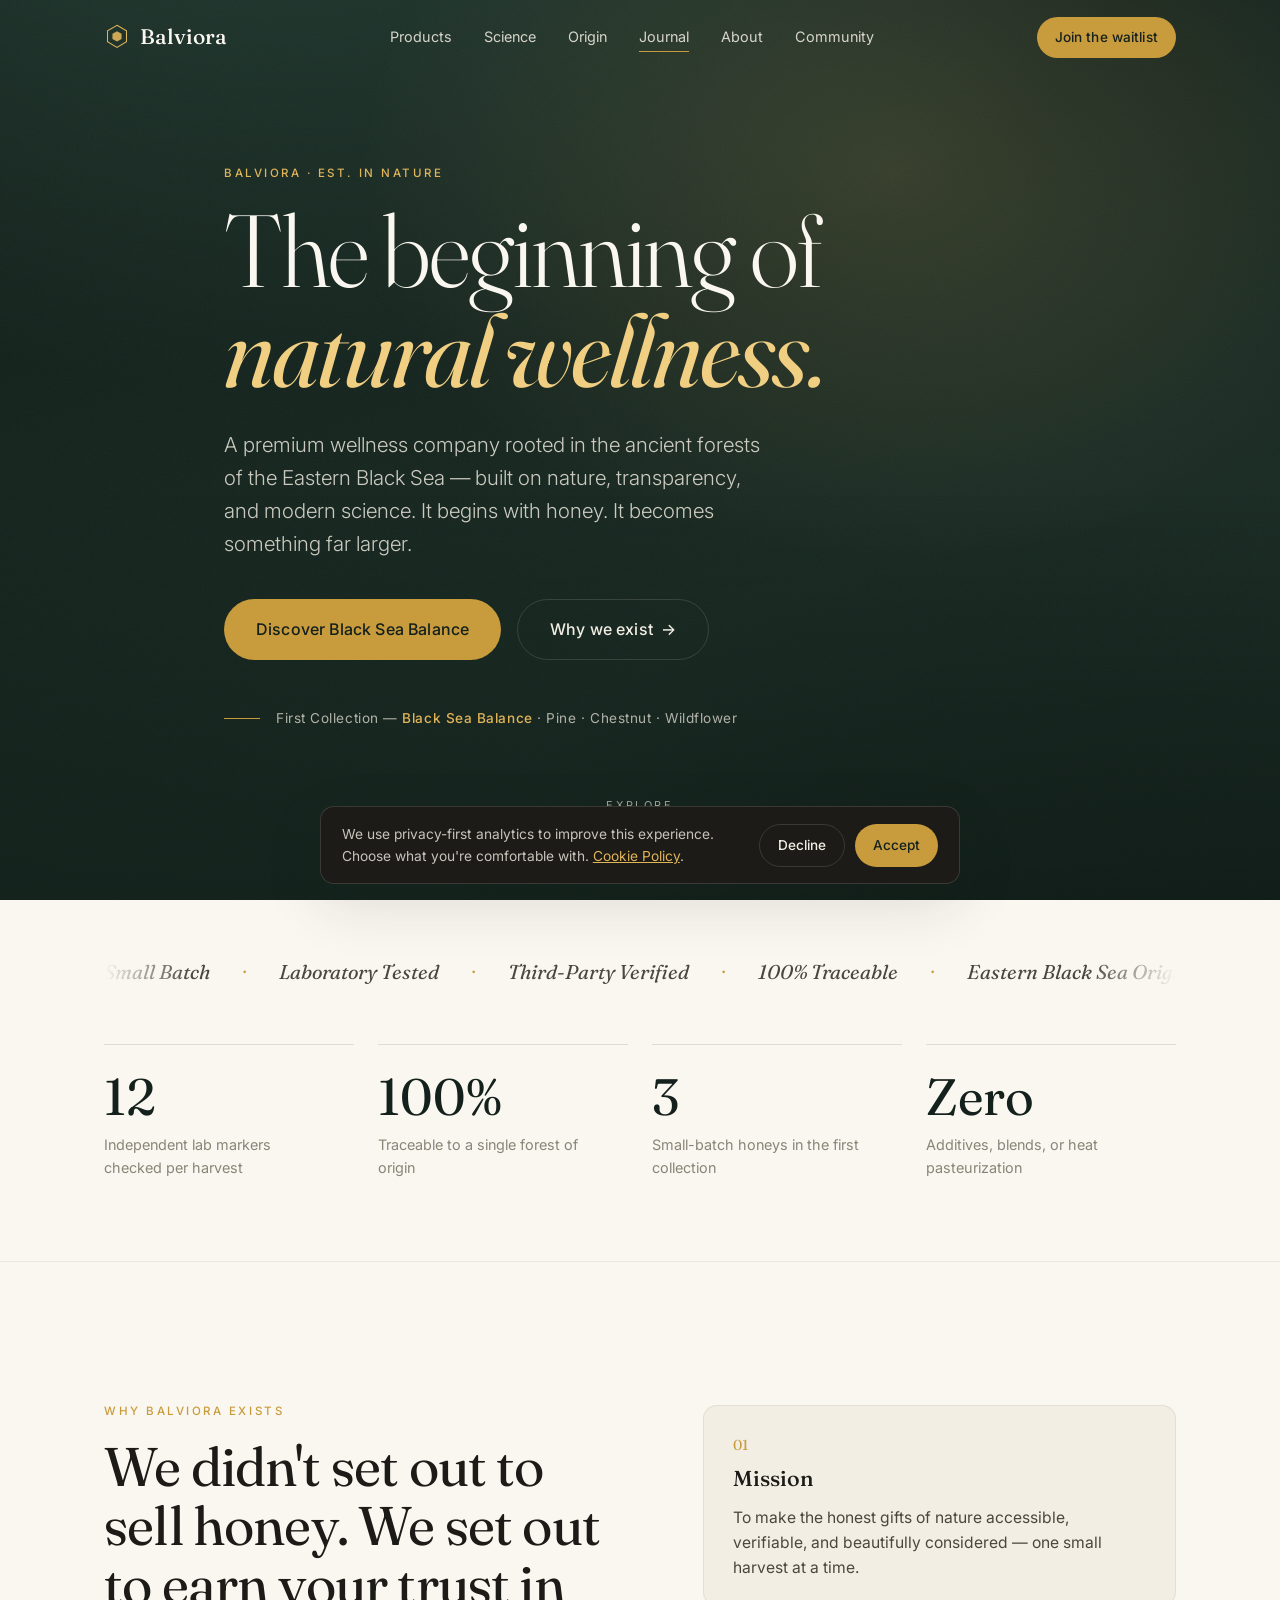
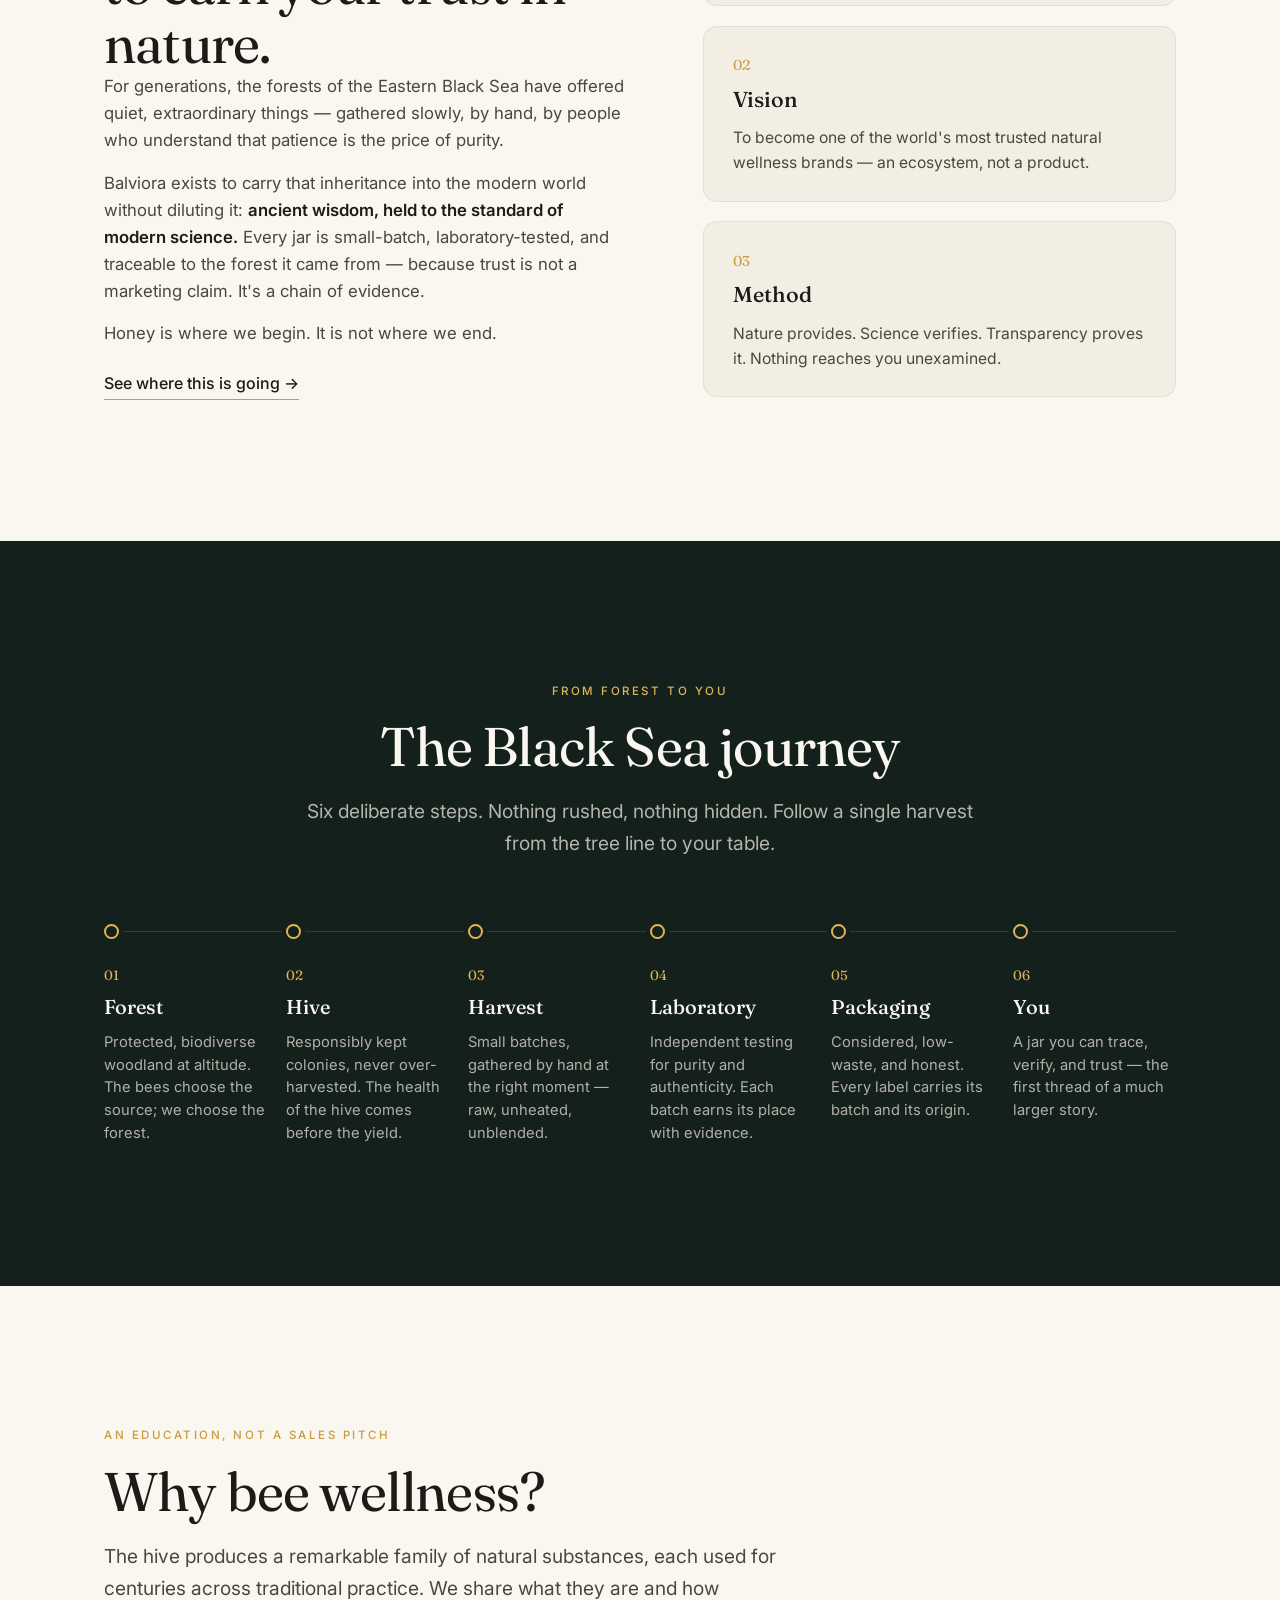
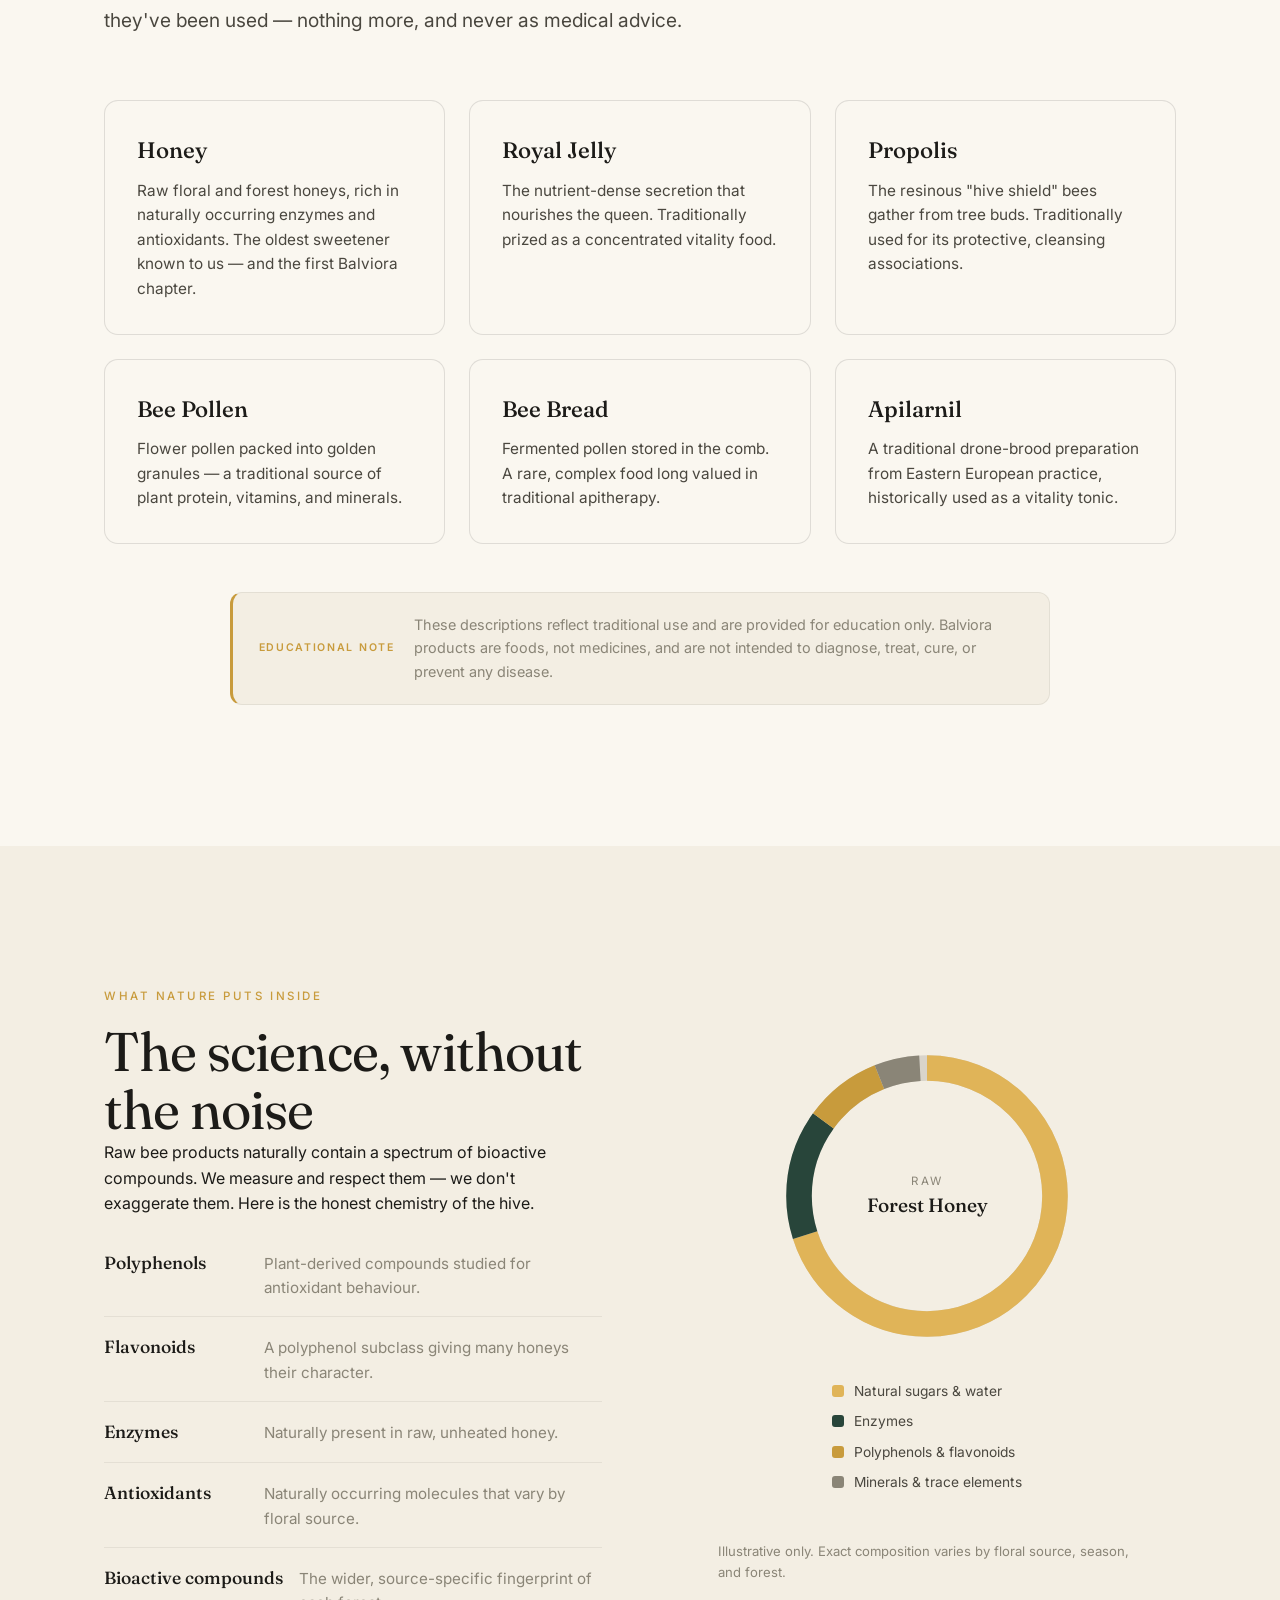
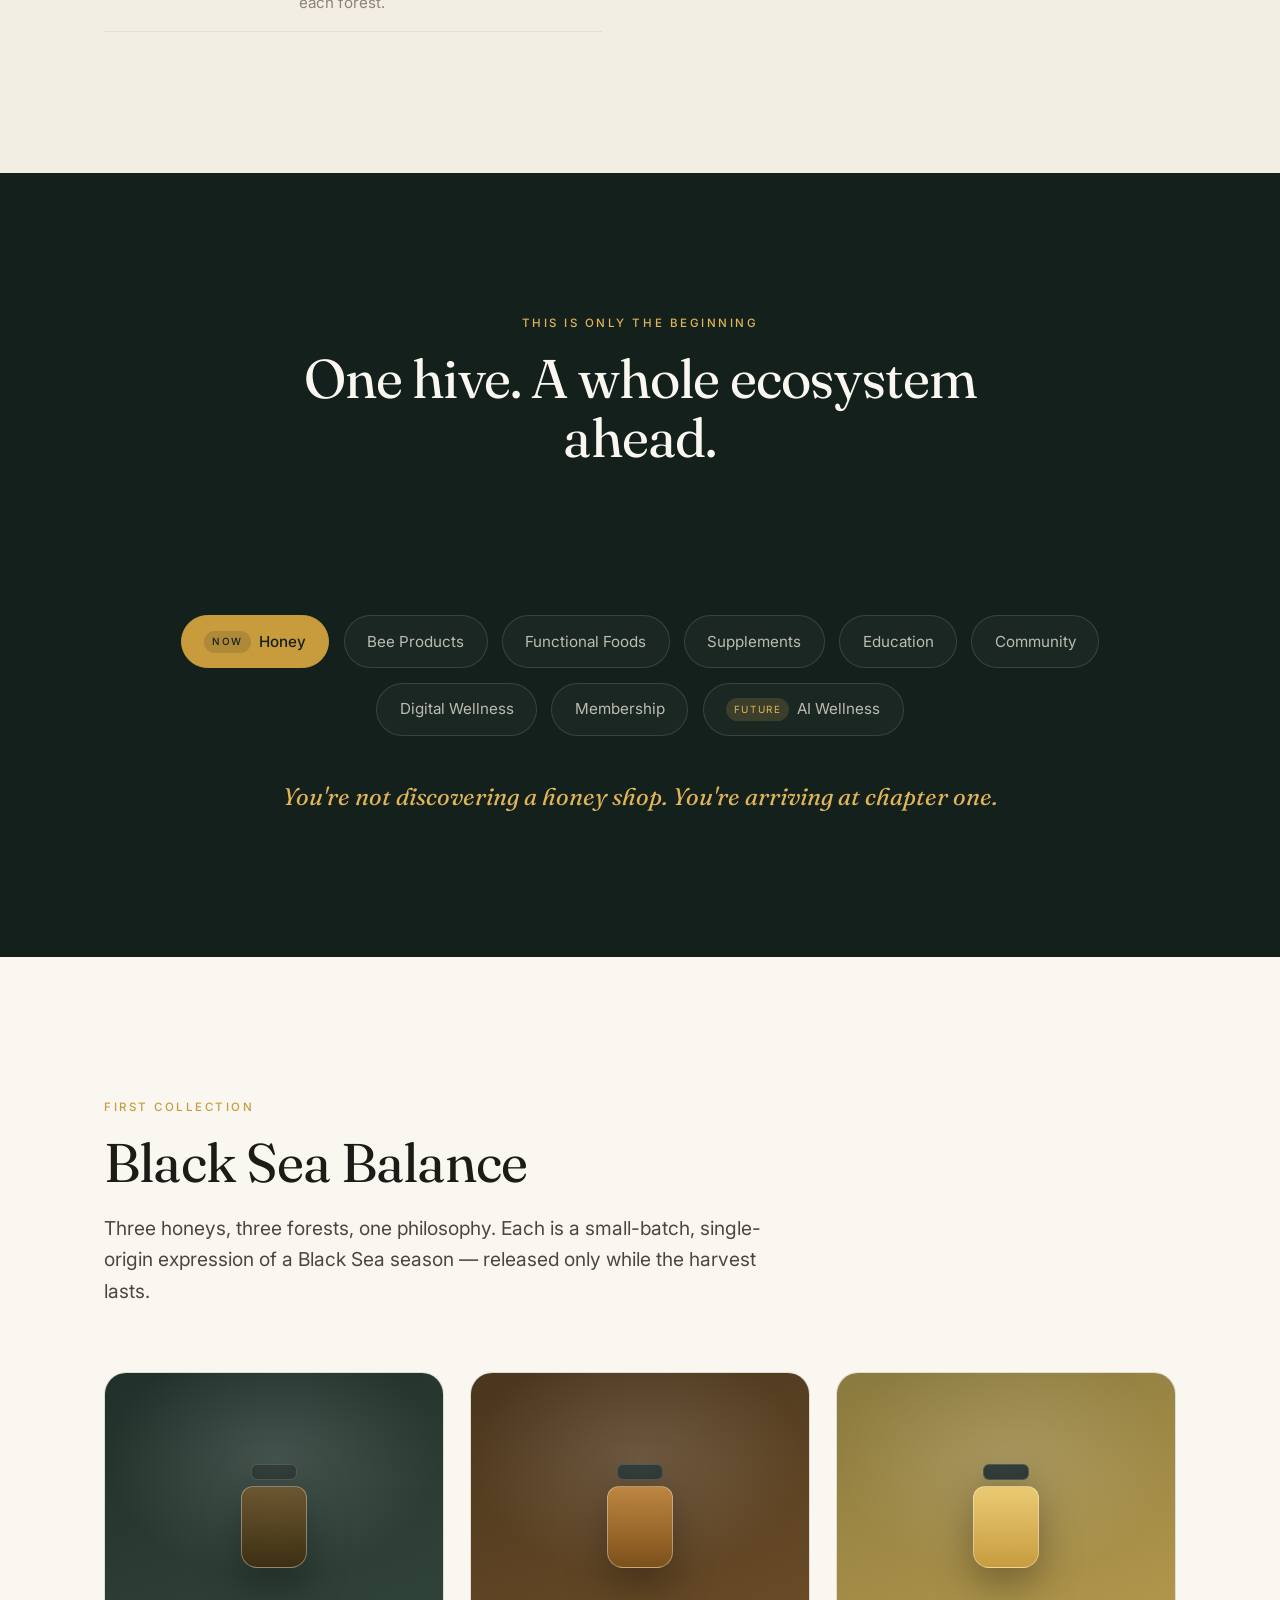
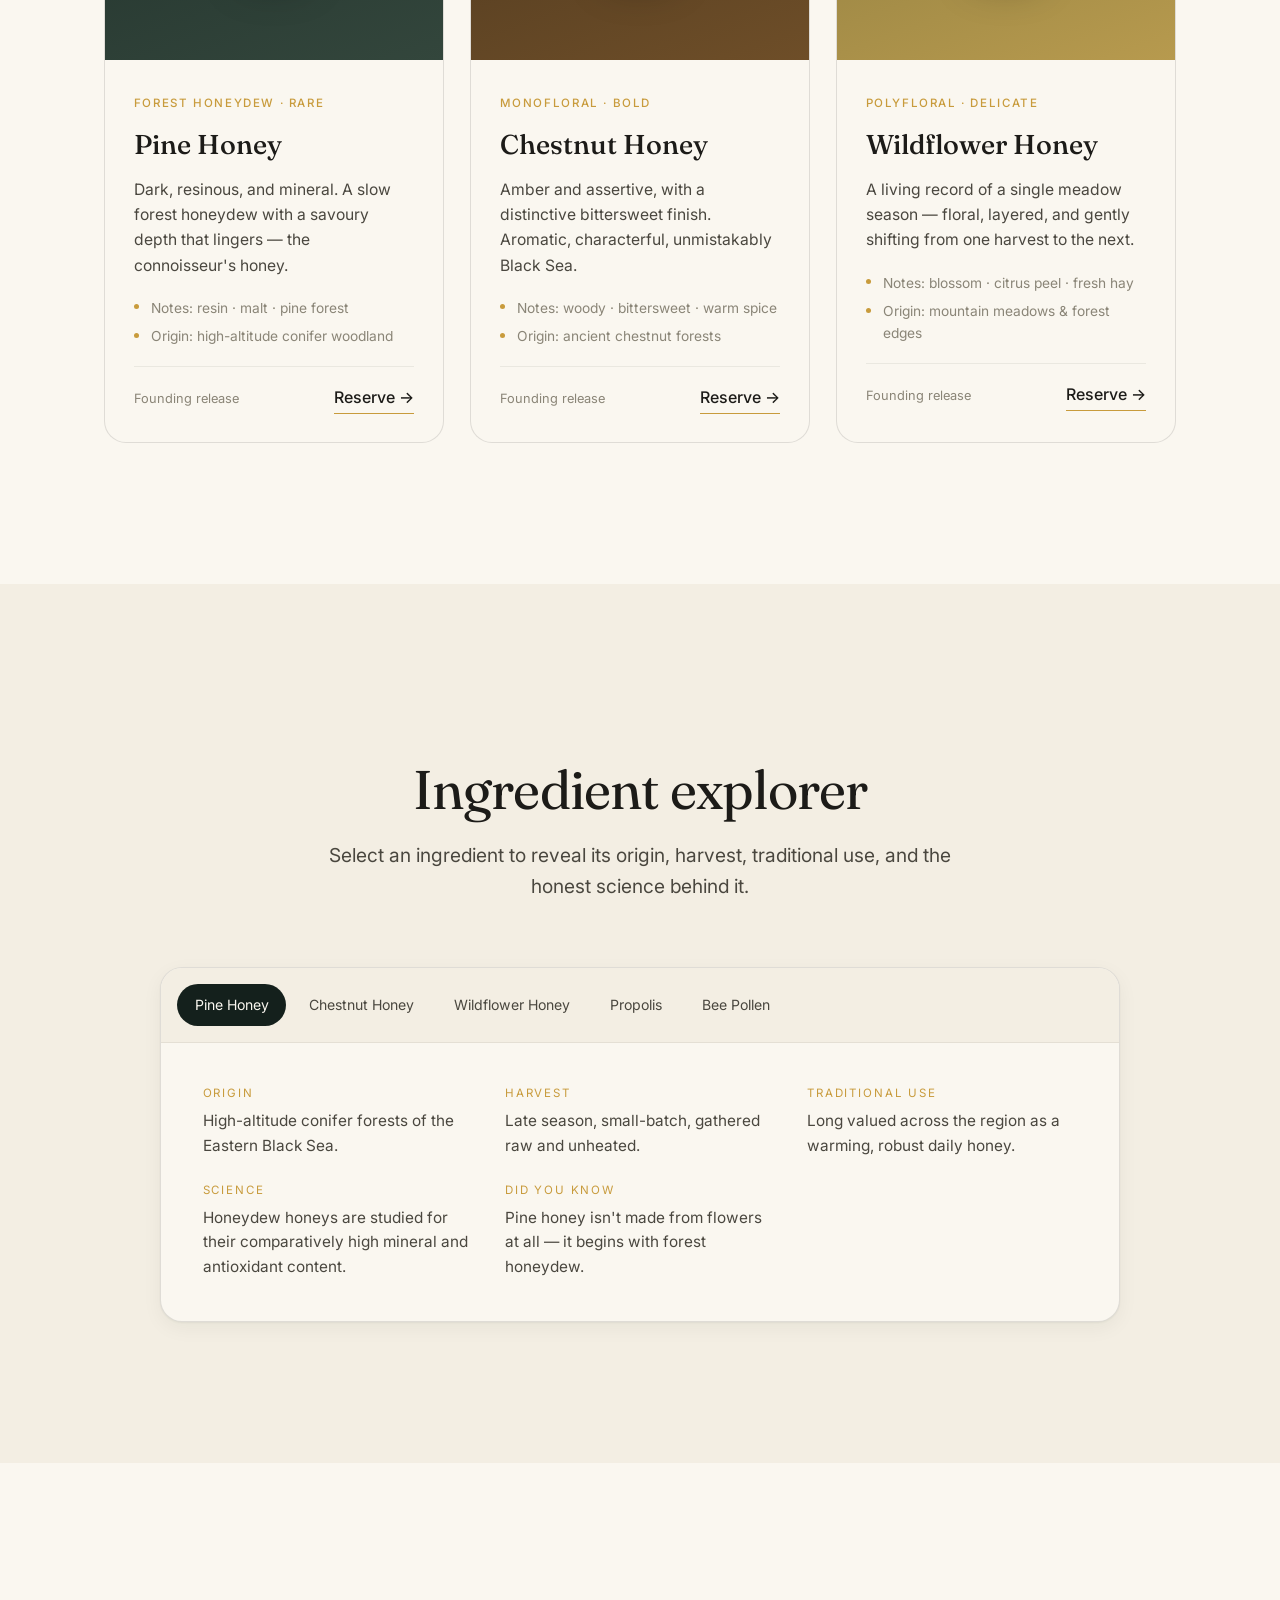
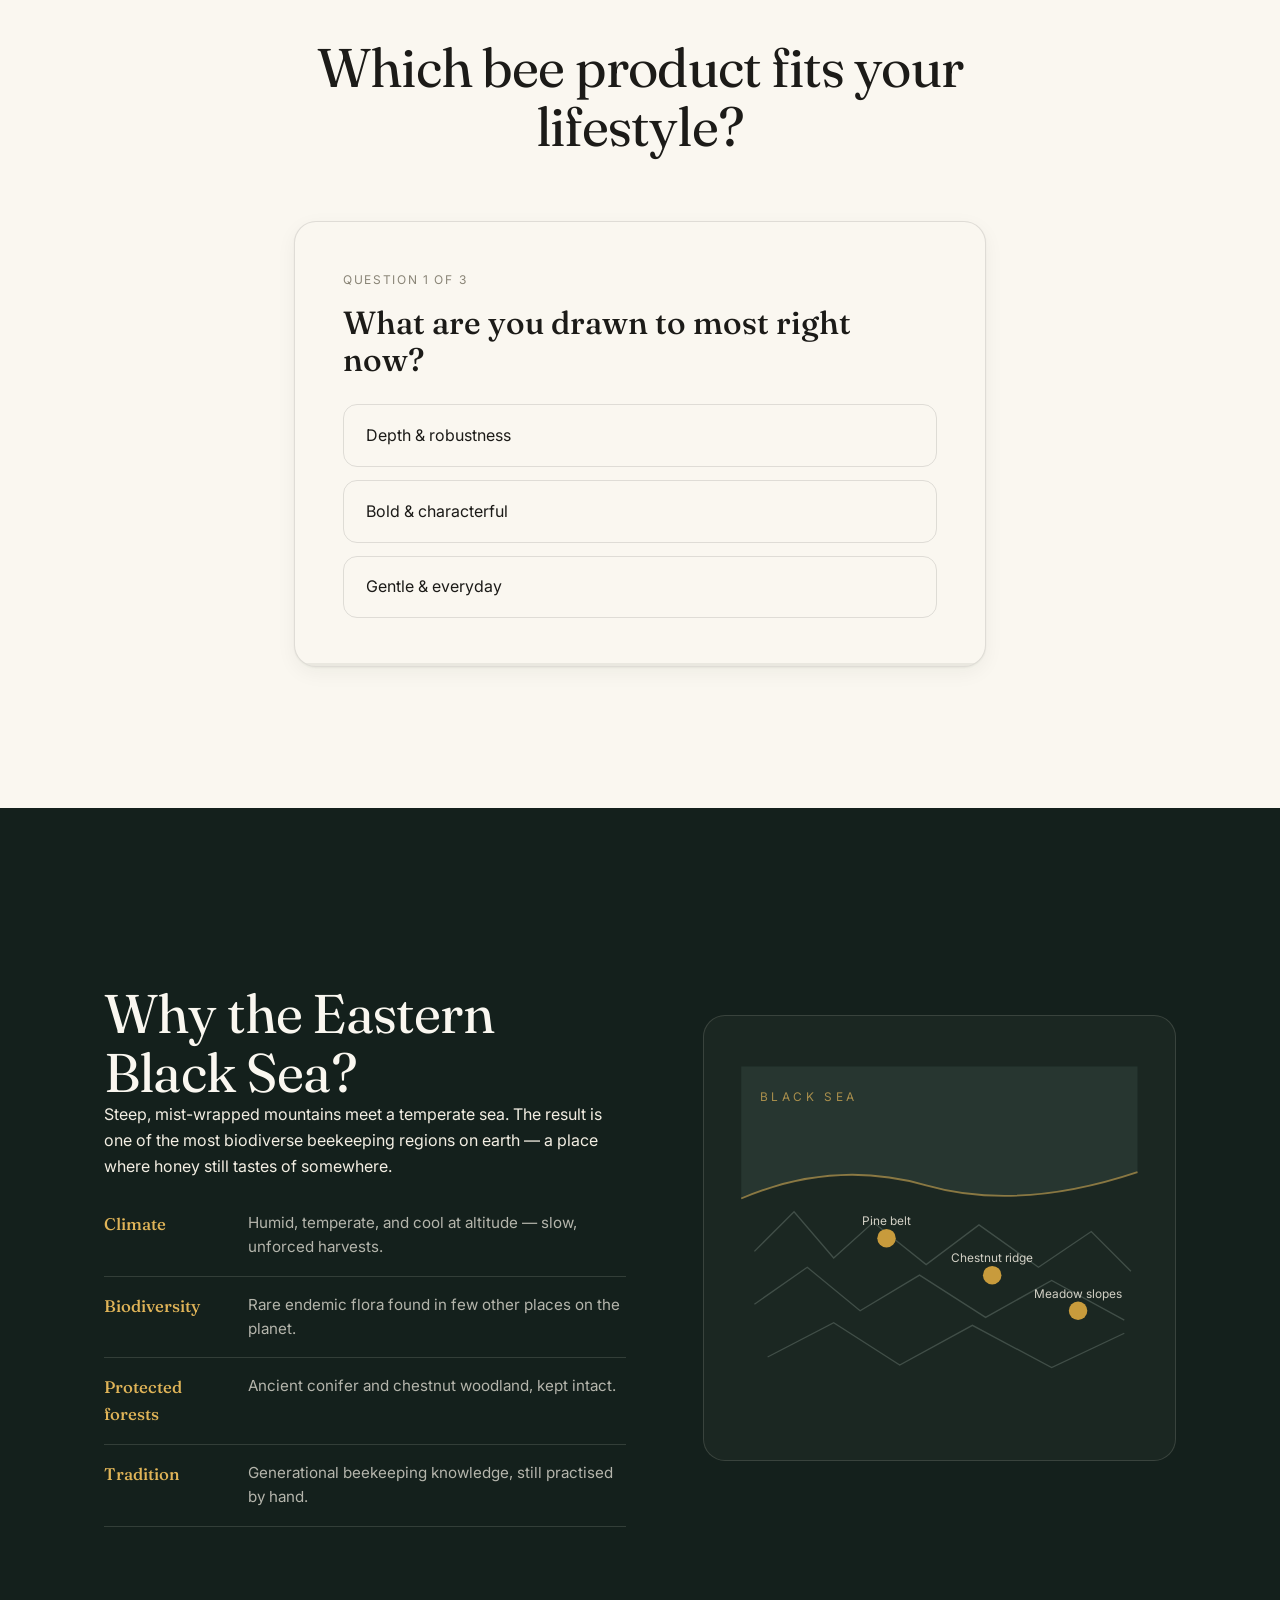
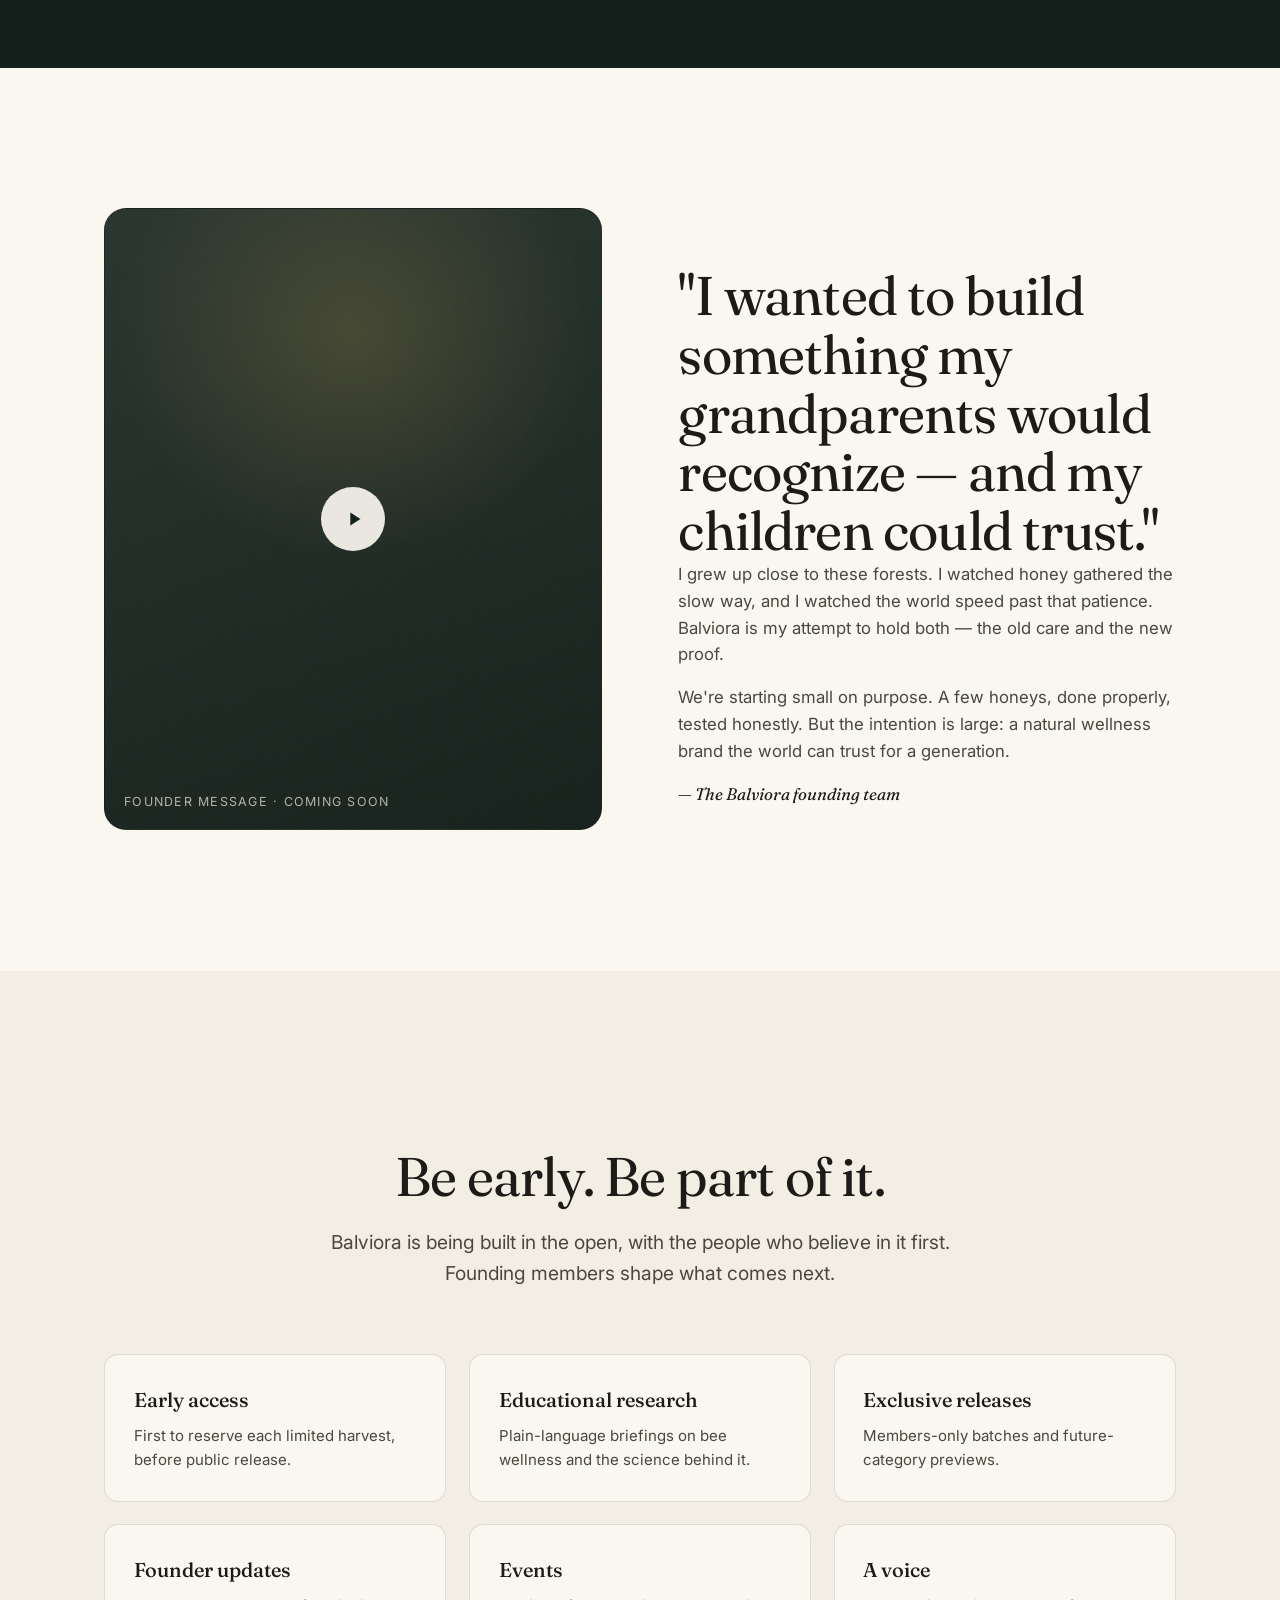
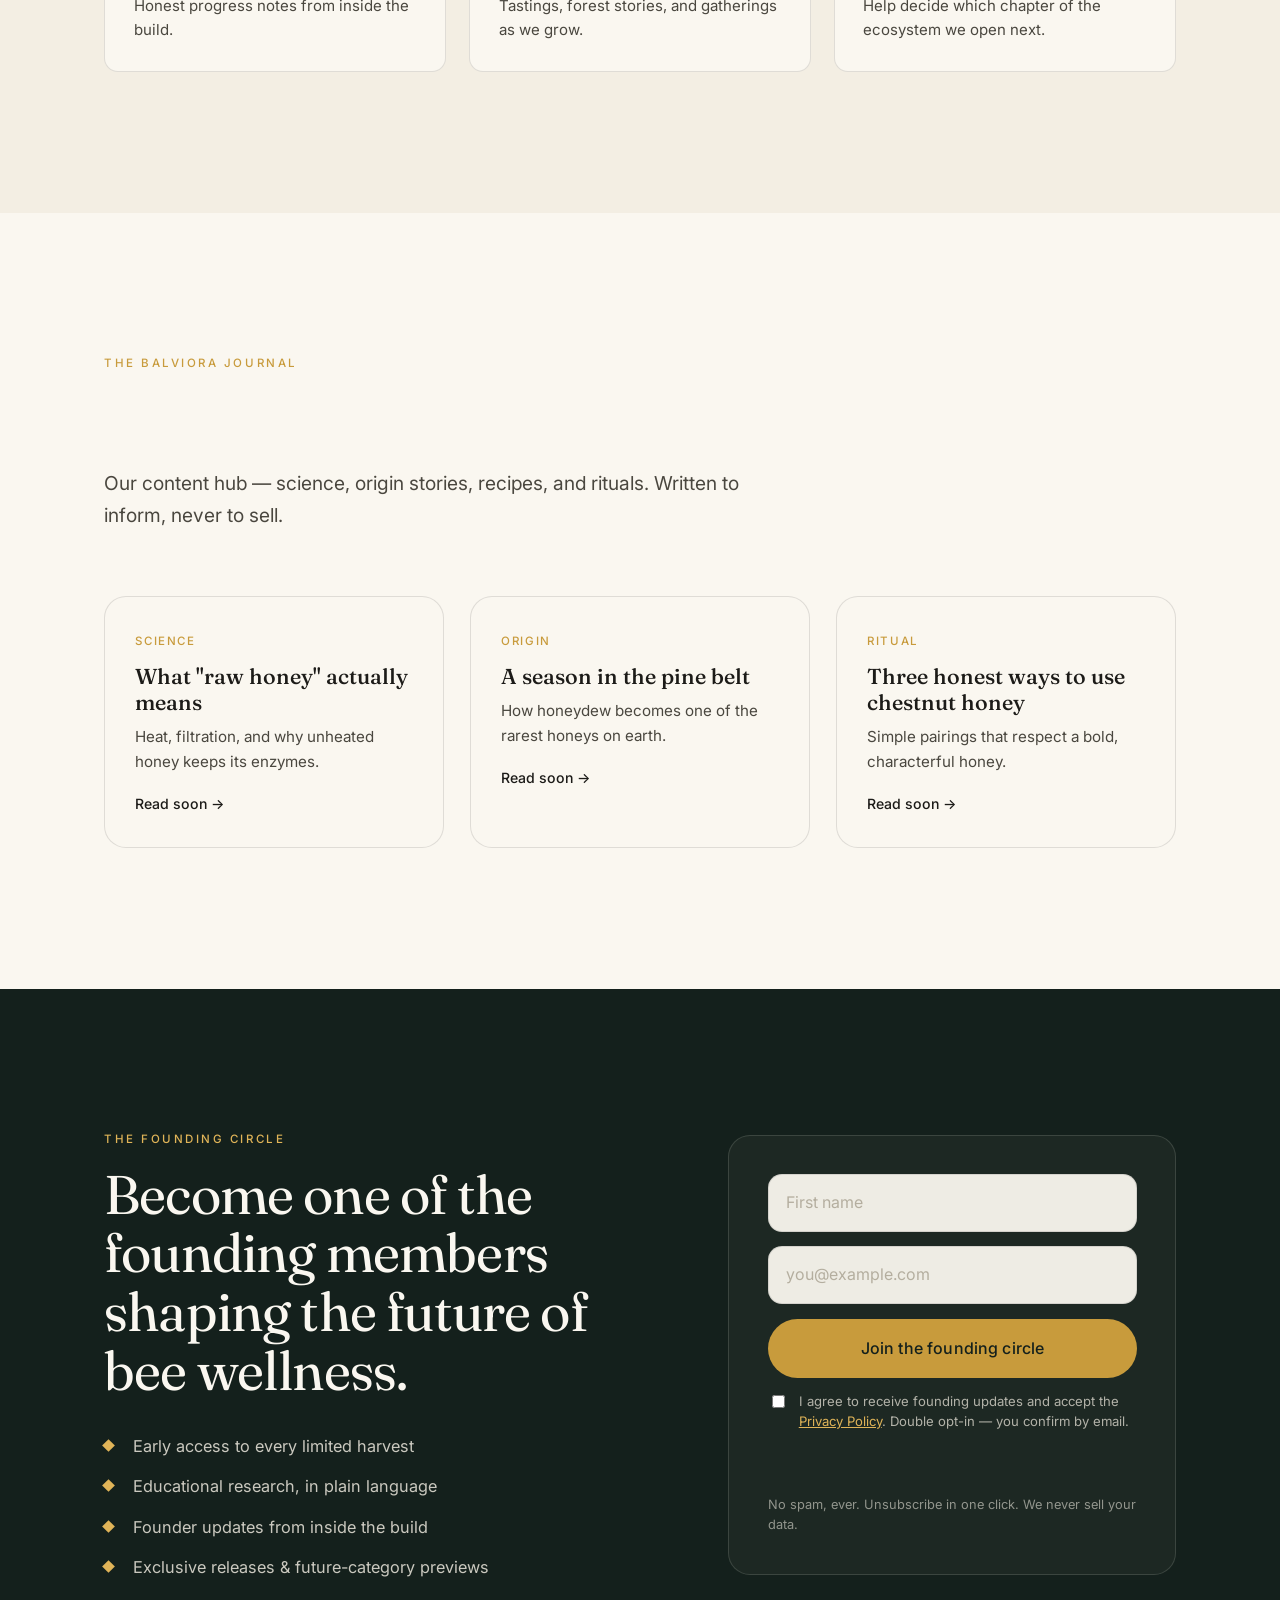
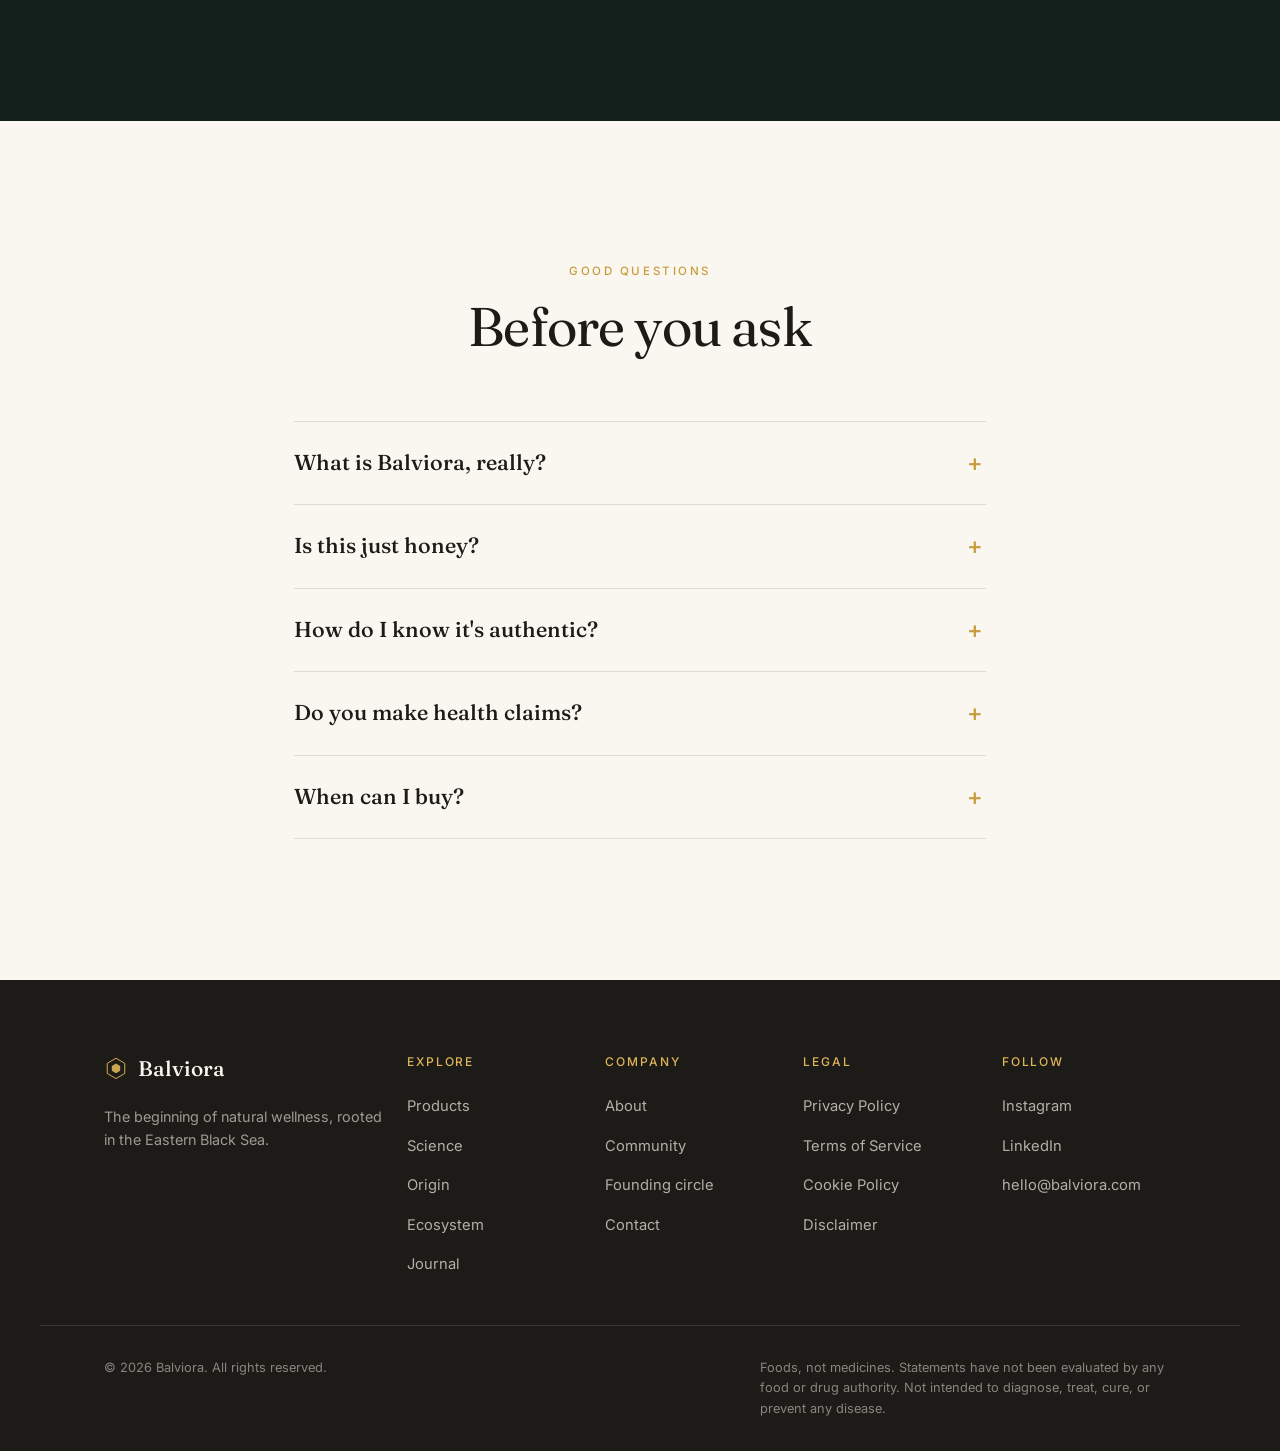
<file: index.html>
<!DOCTYPE html>
<html lang="en">
<head>
<meta charset="UTF-8">
<meta name="viewport" content="width=device-width, initial-scale=1, viewport-fit=cover">
<title>Balviora — Premium Natural Wellness from the Black Sea</title>
<meta name="description" content="Premium natural wellness, rooted in the Eastern Black Sea. Balviora begins with Black Sea Balance — small-batch, lab-tested pine, chestnut & wildflower honey.">
<meta name="keywords" content="Balviora, Black Sea Balance, premium honey, natural wellness, apitherapy, pine honey, chestnut honey, wildflower honey, propolis, royal jelly, bee pollen, bee bread, apilarnil, wellness ecosystem, Eastern Black Sea">
<meta name="author" content="Balviora">
<meta name="robots" content="index, follow, max-image-preview:large">
<link rel="canonical" href="https://ferhanincegumus.github.io/Balviora/">

<!-- Open Graph -->
<meta property="og:type" content="website">
<meta property="og:site_name" content="Balviora">
<meta property="og:title" content="Balviora — The Beginning of Natural Wellness">
<meta property="og:description" content="Discover Black Sea Balance, the first collection from Balviora — a natural wellness company built on nature, transparency, and modern science. Honey is only the first chapter.">
<meta property="og:url" content="https://ferhanincegumus.github.io/Balviora/">
<meta property="og:image" content="https://ferhanincegumus.github.io/Balviora/assets/og-cover.svg">
<meta property="og:image:alt" content="Balviora — Black Sea Balance collection">
<meta property="og:locale" content="en_US">

<!-- Twitter -->
<meta name="twitter:card" content="summary_large_image">
<meta name="twitter:title" content="Balviora — The Beginning of Natural Wellness">
<meta name="twitter:description" content="The beginning of a natural wellness ecosystem, starting with Black Sea Balance.">
<meta name="twitter:image" content="https://ferhanincegumus.github.io/Balviora/assets/og-cover.svg">

<meta name="theme-color" content="#14201C" media="(prefers-color-scheme: dark)">
<meta name="theme-color" content="#FAF7F0" media="(prefers-color-scheme: light)">
<link rel="icon" type="image/svg+xml" href="assets/favicon.svg">
<link rel="apple-touch-icon" href="assets/favicon.svg">
<link rel="manifest" href="site.webmanifest">

<link rel="preconnect" href="https://fonts.googleapis.com">
<link rel="preconnect" href="https://fonts.gstatic.com" crossorigin>
<link rel="preload" as="style" href="https://fonts.googleapis.com/css2?family=Fraunces:ital,opsz,wght@0,9..144,300;0,9..144,400;0,9..144,500;0,9..144,600;1,9..144,400;1,9..144,500&family=Inter:wght@300;400;500;600&display=swap">
<link href="https://fonts.googleapis.com/css2?family=Fraunces:ital,opsz,wght@0,9..144,300;0,9..144,400;0,9..144,500;0,9..144,600;1,9..144,400;1,9..144,500&family=Inter:wght@300;400;500;600&display=swap" rel="stylesheet">
<link rel="stylesheet" href="css/styles.css">

<!-- ============================================================
     ANALYTICS & CONSENT MODE — placeholders (privacy-first).
     No third-party scripts load until consent is granted.
     Wire real IDs where marked, then enable in js/main.js.
     - GA4:              G-XXXXXXXXXX
     - Google Tag Mgr:   GTM-XXXXXXX
     - Meta Pixel:       XXXXXXXXXXXXXXX
     - Pinterest Tag:    XXXXXXXXXXXXX
     - TikTok Pixel:     XXXXXXXXXXXXXXXXXXXX
     - Microsoft Clarity: XXXXXXXXXX
     Consent Mode v2 defaults to "denied" until the banner is accepted.
     ============================================================ -->

<!-- Structured Data: Organization -->
<script type="application/ld+json">
{
  "@context": "https://schema.org",
  "@type": "Organization",
  "name": "Balviora",
  "url": "https://ferhanincegumus.github.io/Balviora/",
  "logo": "https://ferhanincegumus.github.io/Balviora/assets/favicon.svg",
  "description": "Balviora is a premium natural wellness company inspired by nature, backed by transparency and modern science, beginning its journey with small-batch bee products from the Eastern Black Sea.",
  "foundingDate": "2025",
  "brand": { "@type": "Brand", "name": "Balviora" },
  "areaServed": "Worldwide",
  "sameAs": [
    "https://www.instagram.com/balviora",
    "https://www.linkedin.com/company/balviora"
  ],
  "contactPoint": {
    "@type": "ContactPoint",
    "contactType": "customer support",
    "email": "hello@balviora.com",
    "availableLanguage": ["English"]
  }
}
</script>

<!-- Structured Data: WebSite + Breadcrumb -->
<script type="application/ld+json">
{
  "@context": "https://schema.org",
  "@type": "WebSite",
  "name": "Balviora",
  "url": "https://ferhanincegumus.github.io/Balviora/",
  "publisher": { "@type": "Organization", "name": "Balviora" }
}
</script>
<script type="application/ld+json">
{
  "@context": "https://schema.org",
  "@type": "BreadcrumbList",
  "itemListElement": [
    { "@type": "ListItem", "position": 1, "name": "Home", "item": "https://ferhanincegumus.github.io/Balviora/" },
    { "@type": "ListItem", "position": 2, "name": "Black Sea Balance", "item": "https://ferhanincegumus.github.io/Balviora/#products" }
  ]
}
</script>

<!-- Structured Data: Product placeholders (Black Sea Balance) -->
<script type="application/ld+json">
{
  "@context": "https://schema.org",
  "@type": "ItemList",
  "name": "Black Sea Balance",
  "description": "The first collection from Balviora: three small-batch honeys from the Eastern Black Sea.",
  "itemListElement": [
    {
      "@type": "Product",
      "position": 1,
      "name": "Black Sea Pine Honey",
      "category": "Honey",
      "brand": { "@type": "Brand", "name": "Balviora" },
      "description": "Rare forest honeydew honey with a resinous, mineral character. Small-batch and laboratory-tested.",
      "offers": { "@type": "Offer", "availability": "https://schema.org/PreOrder", "priceCurrency": "USD", "price": "0.00" }
    },
    {
      "@type": "Product",
      "position": 2,
      "name": "Black Sea Chestnut Honey",
      "category": "Honey",
      "brand": { "@type": "Brand", "name": "Balviora" },
      "description": "Bold, aromatic monofloral honey from Black Sea chestnut forests. Small-batch and laboratory-tested.",
      "offers": { "@type": "Offer", "availability": "https://schema.org/PreOrder", "priceCurrency": "USD", "price": "0.00" }
    },
    {
      "@type": "Product",
      "position": 3,
      "name": "Black Sea Wildflower Honey",
      "category": "Honey",
      "brand": { "@type": "Brand", "name": "Balviora" },
      "description": "A living record of a single meadow season — delicate, floral, and layered. Small-batch and laboratory-tested.",
      "offers": { "@type": "Offer", "availability": "https://schema.org/PreOrder", "priceCurrency": "USD", "price": "0.00" }
    }
  ]
}
</script>

<!-- Structured Data: FAQ -->
<script type="application/ld+json">
{
  "@context": "https://schema.org",
  "@type": "FAQPage",
  "mainEntity": [
    {
      "@type": "Question",
      "name": "What is Balviora?",
      "acceptedAnswer": { "@type": "Answer", "text": "Balviora is a premium natural wellness company inspired by nature and backed by transparency and modern science. It begins with small-batch bee products from the Eastern Black Sea and grows into a wider natural wellness ecosystem." }
    },
    {
      "@type": "Question",
      "name": "What is the Black Sea Balance collection?",
      "acceptedAnswer": { "@type": "Answer", "text": "Black Sea Balance is Balviora's first collection: three small-batch, laboratory-tested honeys — pine, chestnut, and wildflower — harvested in the ancient forests of the Eastern Black Sea." }
    },
    {
      "@type": "Question",
      "name": "How is Balviora's honey sourced and tested?",
      "acceptedAnswer": { "@type": "Answer", "text": "Every harvest is small-batch, fully traceable to its forest of origin, and independently laboratory-tested. We practice responsible beekeeping and publish transparent sourcing information." }
    },
    {
      "@type": "Question",
      "name": "Does Balviora make medical or health claims?",
      "acceptedAnswer": { "@type": "Answer", "text": "No. Balviora shares the traditional uses and naturally occurring compounds of bee products for educational purposes only. Our products are foods, not medicines, and are not intended to diagnose, treat, cure, or prevent any disease." }
    },
    {
      "@type": "Question",
      "name": "What is coming after honey?",
      "acceptedAnswer": { "@type": "Answer", "text": "Honey is the first chapter. Balviora is building toward royal jelly, propolis, bee pollen, bee bread, apilarnil, functional foods, supplements, education, community, and digital wellness tools — a complete natural wellness ecosystem." }
    }
  ]
}
</script>
</head>
<body>

<a class="skip-link" href="#main">Skip to content</a>

<!-- ============================ HEADER / NAV ============================ -->
<header class="site-header" id="site-header" data-header>
  <div class="wrap header-inner">
    <a class="brand" href="#top" aria-label="Balviora — home">
      <svg class="brand-mark" width="26" height="26" viewBox="0 0 40 40" aria-hidden="true" focusable="false">
        <path d="M20 2 34.6 10.6 34.6 27.4 20 36 5.4 27.4 5.4 10.6Z" fill="none" stroke="currentColor" stroke-width="1.6"/>
        <path d="M20 11 27 15 27 23 20 27 13 23 13 15Z" fill="currentColor" opacity="0.9"/>
      </svg>
      <span class="brand-word">Balviora</span>
    </a>

    <nav class="primary-nav" aria-label="Primary">
      <ul>
        <li><a href="#products" data-nav>Products</a></li>
        <li><a href="#science" data-nav>Science</a></li>
        <li><a href="#origin" data-nav>Origin</a></li>
        <li><a href="#journal" data-nav>Journal</a></li>
        <li><a href="#about" data-nav>About</a></li>
        <li><a href="#community" data-nav>Community</a></li>
      </ul>
    </nav>

    <div class="header-actions">
      <a class="btn btn-solid btn-sm" href="#waitlist">Join the waitlist</a>
      <button class="nav-toggle" aria-label="Open menu" aria-expanded="false" aria-controls="mobile-menu" data-nav-toggle>
        <span></span><span></span><span></span>
      </button>
    </div>
  </div>

  <!-- reading progress -->
  <div class="scroll-progress" data-progress aria-hidden="true"><span></span></div>
</header>

<!-- mobile drawer -->
<div class="mobile-menu" id="mobile-menu" data-mobile-menu hidden>
  <nav aria-label="Mobile">
    <a href="#products" data-nav-close>Products</a>
    <a href="#science" data-nav-close>Science</a>
    <a href="#ecosystem" data-nav-close>Ecosystem</a>
    <a href="#origin" data-nav-close>Origin</a>
    <a href="#journal" data-nav-close>Journal</a>
    <a href="#about" data-nav-close>About</a>
    <a href="#community" data-nav-close>Community</a>
    <a class="btn btn-solid" href="#waitlist" data-nav-close>Join the waitlist</a>
  </nav>
</div>

<main id="main">
<span id="top"></span>

<!-- ================================ HERO ================================ -->
<section class="hero" aria-labelledby="hero-title">
  <div class="hero-bg" aria-hidden="true">
    <div class="hero-layer hero-forest" data-parallax="0.12"></div>
    <div class="hero-layer hero-haze" data-parallax="0.28"></div>
    <div class="hero-grain"></div>
    <svg class="hero-comb" viewBox="0 0 800 600" preserveAspectRatio="xMidYMid slice" data-parallax="0.06">
      <defs>
        <pattern id="comb" width="56" height="96" patternUnits="userSpaceOnUse" patternTransform="scale(1.4)">
          <path d="M28 0 56 16 56 48 28 64 0 48 0 16Z M28 64 56 80 56 112 28 128 0 112 0 80Z" fill="none" stroke="#E7C066" stroke-width="0.8"/>
        </pattern>
      </defs>
      <rect width="800" height="600" fill="url(#comb)"/>
    </svg>
  </div>

  <div class="wrap hero-inner">
    <p class="eyebrow reveal" data-reveal>Balviora · Est. in nature</p>
    <h1 class="hero-title reveal" id="hero-title" data-reveal>
      The beginning of<br><em>natural wellness.</em>
    </h1>
    <p class="hero-sub reveal" data-reveal>
      A premium wellness company rooted in the ancient forests of the Eastern Black Sea —
      built on nature, transparency, and modern science. It begins with honey.
      It becomes something far larger.
    </p>
    <div class="hero-cta reveal" data-reveal>
      <a class="btn btn-solid btn-lg" href="#products">Discover Black Sea Balance</a>
      <a class="btn btn-ghost btn-lg" href="#about">Why we exist <span aria-hidden="true">→</span></a>
    </div>

    <div class="hero-collection reveal" data-reveal>
      <span class="hair"></span>
      <p>First Collection — <strong>Black Sea Balance</strong> · Pine · Chestnut · Wildflower</p>
    </div>
  </div>

  <a class="hero-scroll" href="#trust" aria-label="Scroll to explore">
    <span>Explore</span>
    <span class="hero-scroll-line" aria-hidden="true"></span>
  </a>
</section>

<!-- =========================== TRUST LAYER =========================== -->
<section class="trust" id="trust" aria-label="Our standards">
  <div class="wrap">
    <div class="trust-marquee" data-reveal>
      <ul class="trust-track">
        <li>Small Batch</li><li aria-hidden="true">·</li>
        <li>Laboratory Tested</li><li aria-hidden="true">·</li>
        <li>Third-Party Verified</li><li aria-hidden="true">·</li>
        <li>100% Traceable</li><li aria-hidden="true">·</li>
        <li>Eastern Black Sea Origin</li><li aria-hidden="true">·</li>
        <li>Responsible Beekeeping</li><li aria-hidden="true">·</li>
        <li>Transparent Sourcing</li><li aria-hidden="true">·</li>
      </ul>
      <ul class="trust-track" aria-hidden="true">
        <li>Small Batch</li><li>·</li>
        <li>Laboratory Tested</li><li>·</li>
        <li>Third-Party Verified</li><li>·</li>
        <li>100% Traceable</li><li>·</li>
        <li>Eastern Black Sea Origin</li><li>·</li>
        <li>Responsible Beekeeping</li><li>·</li>
        <li>Transparent Sourcing</li><li>·</li>
      </ul>
    </div>

    <div class="trust-grid">
      <article class="trust-card" data-reveal>
        <span class="trust-num" data-count="12" data-suffix="">0</span>
        <p class="trust-label">Independent lab markers checked per harvest</p>
      </article>
      <article class="trust-card" data-reveal>
        <span class="trust-num" data-count="100" data-suffix="%">0</span>
        <p class="trust-label">Traceable to a single forest of origin</p>
      </article>
      <article class="trust-card" data-reveal>
        <span class="trust-num" data-count="3" data-suffix="">0</span>
        <p class="trust-label">Small-batch honeys in the first collection</p>
      </article>
      <article class="trust-card" data-reveal>
        <span class="trust-num" data-count="0" data-suffix="" data-word="Zero">Zero</span>
        <p class="trust-label">Additives, blends, or heat pasteurization</p>
      </article>
    </div>
  </div>
</section>

<!-- ============================ THE STORY ============================ -->
<section class="story section" id="about" aria-labelledby="story-title">
  <div class="wrap grid-2">
    <div class="story-copy">
      <p class="eyebrow" data-reveal>Why Balviora exists</p>
      <h2 class="section-title" id="story-title" data-reveal>
        We didn't set out to sell honey. We set out to earn your trust in nature.
      </h2>
      <div class="prose" data-reveal>
        <p>
          For generations, the forests of the Eastern Black Sea have offered quiet, extraordinary things —
          gathered slowly, by hand, by people who understand that patience is the price of purity.
        </p>
        <p>
          Balviora exists to carry that inheritance into the modern world without diluting it:
          <strong>ancient wisdom, held to the standard of modern science.</strong>
          Every jar is small-batch, laboratory-tested, and traceable to the forest it came from —
          because trust is not a marketing claim. It's a chain of evidence.
        </p>
        <p>
          Honey is where we begin. It is not where we end.
        </p>
      </div>
      <a class="link-underline" href="#ecosystem" data-reveal>See where this is going →</a>
    </div>

    <div class="story-pillars" data-reveal>
      <div class="pillar">
        <span class="pillar-k">01</span>
        <h3>Mission</h3>
        <p>To make the honest gifts of nature accessible, verifiable, and beautifully considered — one small harvest at a time.</p>
      </div>
      <div class="pillar">
        <span class="pillar-k">02</span>
        <h3>Vision</h3>
        <p>To become one of the world's most trusted natural wellness brands — an ecosystem, not a product.</p>
      </div>
      <div class="pillar">
        <span class="pillar-k">03</span>
        <h3>Method</h3>
        <p>Nature provides. Science verifies. Transparency proves it. Nothing reaches you unexamined.</p>
      </div>
    </div>
  </div>
</section>

<!-- ======================= THE BLACK SEA JOURNEY ======================= -->
<section class="journey section-dark" aria-labelledby="journey-title">
  <div class="wrap">
    <header class="section-head center">
      <p class="eyebrow" data-reveal>From forest to you</p>
      <h2 class="section-title" id="journey-title" data-reveal>The Black Sea journey</h2>
      <p class="section-lede" data-reveal>Six deliberate steps. Nothing rushed, nothing hidden. Follow a single harvest from the tree line to your table.</p>
    </header>

    <ol class="timeline" data-timeline>
      <li class="tl-step" data-reveal>
        <span class="tl-dot" aria-hidden="true"></span>
        <span class="tl-index">01</span>
        <h3>Forest</h3>
        <p>Protected, biodiverse woodland at altitude. The bees choose the source; we choose the forest.</p>
      </li>
      <li class="tl-step" data-reveal>
        <span class="tl-dot" aria-hidden="true"></span>
        <span class="tl-index">02</span>
        <h3>Hive</h3>
        <p>Responsibly kept colonies, never over-harvested. The health of the hive comes before the yield.</p>
      </li>
      <li class="tl-step" data-reveal>
        <span class="tl-dot" aria-hidden="true"></span>
        <span class="tl-index">03</span>
        <h3>Harvest</h3>
        <p>Small batches, gathered by hand at the right moment — raw, unheated, unblended.</p>
      </li>
      <li class="tl-step" data-reveal>
        <span class="tl-dot" aria-hidden="true"></span>
        <span class="tl-index">04</span>
        <h3>Laboratory</h3>
        <p>Independent testing for purity and authenticity. Each batch earns its place with evidence.</p>
      </li>
      <li class="tl-step" data-reveal>
        <span class="tl-dot" aria-hidden="true"></span>
        <span class="tl-index">05</span>
        <h3>Packaging</h3>
        <p>Considered, low-waste, and honest. Every label carries its batch and its origin.</p>
      </li>
      <li class="tl-step" data-reveal>
        <span class="tl-dot" aria-hidden="true"></span>
        <span class="tl-index">06</span>
        <h3>You</h3>
        <p>A jar you can trace, verify, and trust — the first thread of a much larger story.</p>
      </li>
      <span class="tl-progress" data-timeline-progress aria-hidden="true"></span>
    </ol>
  </div>
</section>

<!-- ========================= WHY BEE WELLNESS ========================= -->
<section class="bee section" id="science" aria-labelledby="bee-title">
  <div class="wrap">
    <header class="section-head">
      <p class="eyebrow" data-reveal>An education, not a sales pitch</p>
      <h2 class="section-title" id="bee-title" data-reveal>Why bee wellness?</h2>
      <p class="section-lede" data-reveal>
        The hive produces a remarkable family of natural substances, each used for centuries across
        traditional practice. We share what they are and how they've been used — nothing more, and never as medical advice.
      </p>
    </header>

    <div class="bee-grid">
      <article class="bee-card" data-reveal>
        <h3>Honey</h3>
        <p>Raw floral and forest honeys, rich in naturally occurring enzymes and antioxidants. The oldest sweetener known to us — and the first Balviora chapter.</p>
      </article>
      <article class="bee-card" data-reveal>
        <h3>Royal Jelly</h3>
        <p>The nutrient-dense secretion that nourishes the queen. Traditionally prized as a concentrated vitality food.</p>
      </article>
      <article class="bee-card" data-reveal>
        <h3>Propolis</h3>
        <p>The resinous "hive shield" bees gather from tree buds. Traditionally used for its protective, cleansing associations.</p>
      </article>
      <article class="bee-card" data-reveal>
        <h3>Bee Pollen</h3>
        <p>Flower pollen packed into golden granules — a traditional source of plant protein, vitamins, and minerals.</p>
      </article>
      <article class="bee-card" data-reveal>
        <h3>Bee Bread</h3>
        <p>Fermented pollen stored in the comb. A rare, complex food long valued in traditional apitherapy.</p>
      </article>
      <article class="bee-card" data-reveal>
        <h3>Apilarnil</h3>
        <p>A traditional drone-brood preparation from Eastern European practice, historically used as a vitality tonic.</p>
      </article>
    </div>
    <aside class="edu-note" data-reveal>
      <span class="edu-note-label">Educational note</span>
      <p>These descriptions reflect traditional use and are provided for education only. Balviora products are foods, not medicines, and are not intended to diagnose, treat, cure, or prevent any disease.</p>
    </aside>
  </div>
</section>

<!-- ==================== SCIENCE & ACTIVE COMPOUNDS ==================== -->
<section class="compounds section-tint" aria-labelledby="comp-title">
  <div class="wrap grid-2 grid-2--wide">
    <div>
      <p class="eyebrow" data-reveal>What nature puts inside</p>
      <h2 class="section-title" id="comp-title" data-reveal>The science, without the noise</h2>
      <p class="prose" data-reveal>
        Raw bee products naturally contain a spectrum of bioactive compounds. We measure and respect them —
        we don't exaggerate them. Here is the honest chemistry of the hive.
      </p>
      <ul class="compound-list" data-reveal>
        <li><strong>Polyphenols</strong><span>Plant-derived compounds studied for antioxidant behaviour.</span></li>
        <li><strong>Flavonoids</strong><span>A polyphenol subclass giving many honeys their character.</span></li>
        <li><strong>Enzymes</strong><span>Naturally present in raw, unheated honey.</span></li>
        <li><strong>Antioxidants</strong><span>Naturally occurring molecules that vary by floral source.</span></li>
        <li><strong>Bioactive compounds</strong><span>The wider, source-specific fingerprint of each forest.</span></li>
      </ul>
    </div>

    <figure class="compound-figure" data-reveal aria-label="Illustrative composition of raw forest honey">
      <div class="ring-chart" data-ring>
        <svg viewBox="0 0 200 200" role="img" aria-label="Illustrative breakdown of naturally occurring components in raw honey">
          <circle class="ring-bg" cx="100" cy="100" r="80" />
          <circle class="ring-seg seg-1" cx="100" cy="100" r="80" />
          <circle class="ring-seg seg-2" cx="100" cy="100" r="80" />
          <circle class="ring-seg seg-3" cx="100" cy="100" r="80" />
          <circle class="ring-seg seg-4" cx="100" cy="100" r="80" />
        </svg>
        <div class="ring-center">
          <span>Raw</span>
          <strong>Forest Honey</strong>
        </div>
      </div>
      <figcaption class="ring-legend">
        <span><i class="k1"></i>Natural sugars &amp; water</span>
        <span><i class="k2"></i>Enzymes</span>
        <span><i class="k3"></i>Polyphenols &amp; flavonoids</span>
        <span><i class="k4"></i>Minerals &amp; trace elements</span>
      </figcaption>
      <p class="fine-note">Illustrative only. Exact composition varies by floral source, season, and forest.</p>
    </figure>
  </div>
</section>

<!-- ========================= PRODUCT ECOSYSTEM ========================= -->
<section class="ecosystem section-dark" id="ecosystem" aria-labelledby="eco-title">
  <div class="wrap">
    <header class="section-head center">
      <p class="eyebrow" data-reveal>This is only the beginning</p>
      <h2 class="section-title" id="eco-title" data-reveal>One hive. A whole ecosystem ahead.</h2>
      <p class="section-lede" data-reveal>Balviora is architected to grow — from a single collection of honey into a complete natural wellness ecosystem. Here's the path.</p>
    </header>

    <ol class="eco-flow" aria-label="Balviora's growth path">
      <li class="eco-node is-live" data-reveal><span class="eco-tag">Now</span>Honey</li>
      <li class="eco-node" data-reveal>Bee Products</li>
      <li class="eco-node" data-reveal>Functional Foods</li>
      <li class="eco-node" data-reveal>Supplements</li>
      <li class="eco-node" data-reveal>Education</li>
      <li class="eco-node" data-reveal>Community</li>
      <li class="eco-node" data-reveal>Digital Wellness</li>
      <li class="eco-node" data-reveal>Membership</li>
      <li class="eco-node" data-reveal><span class="eco-tag">Future</span>AI Wellness</li>
    </ol>
    <p class="eco-foot" data-reveal>You're not discovering a honey shop. You're arriving at chapter one.</p>
  </div>
</section>

<!-- ===================== PRODUCTS / COLLECTION ===================== -->
<section class="products section" id="products" aria-labelledby="prod-title">
  <div class="wrap">
    <header class="section-head">
      <p class="eyebrow" data-reveal>First Collection</p>
      <h2 class="section-title" id="prod-title" data-reveal>Black Sea Balance</h2>
      <p class="section-lede" data-reveal>Three honeys, three forests, one philosophy. Each is a small-batch, single-origin expression of a Black Sea season — released only while the harvest lasts.</p>
    </header>

    <div class="product-grid">
      <article class="product-card" data-reveal>
        <div class="product-visual pv-pine" aria-hidden="true">
          <div class="product-jar"><span class="jar-body"></span><span class="jar-lid"></span></div>
        </div>
        <div class="product-body">
          <span class="product-kicker">Forest honeydew · Rare</span>
          <h3>Pine Honey</h3>
          <p>Dark, resinous, and mineral. A slow forest honeydew with a savoury depth that lingers — the connoisseur's honey.</p>
          <ul class="product-meta">
            <li>Notes: resin · malt · pine forest</li>
            <li>Origin: high-altitude conifer woodland</li>
          </ul>
          <div class="product-foot">
            <span class="product-status">Founding release</span>
            <a class="link-underline" href="#waitlist">Reserve →</a>
          </div>
        </div>
      </article>

      <article class="product-card" data-reveal>
        <div class="product-visual pv-chestnut" aria-hidden="true">
          <div class="product-jar"><span class="jar-body"></span><span class="jar-lid"></span></div>
        </div>
        <div class="product-body">
          <span class="product-kicker">Monofloral · Bold</span>
          <h3>Chestnut Honey</h3>
          <p>Amber and assertive, with a distinctive bittersweet finish. Aromatic, characterful, unmistakably Black Sea.</p>
          <ul class="product-meta">
            <li>Notes: woody · bittersweet · warm spice</li>
            <li>Origin: ancient chestnut forests</li>
          </ul>
          <div class="product-foot">
            <span class="product-status">Founding release</span>
            <a class="link-underline" href="#waitlist">Reserve →</a>
          </div>
        </div>
      </article>

      <article class="product-card" data-reveal>
        <div class="product-visual pv-wild" aria-hidden="true">
          <div class="product-jar"><span class="jar-body"></span><span class="jar-lid"></span></div>
        </div>
        <div class="product-body">
          <span class="product-kicker">Polyfloral · Delicate</span>
          <h3>Wildflower Honey</h3>
          <p>A living record of a single meadow season — floral, layered, and gently shifting from one harvest to the next.</p>
          <ul class="product-meta">
            <li>Notes: blossom · citrus peel · fresh hay</li>
            <li>Origin: mountain meadows &amp; forest edges</li>
          </ul>
          <div class="product-foot">
            <span class="product-status">Founding release</span>
            <a class="link-underline" href="#waitlist">Reserve →</a>
          </div>
        </div>
      </article>
    </div>
  </div>
</section>

<!-- ======================= INGREDIENT EXPLORER ======================= -->
<section class="explorer section-tint" aria-labelledby="explore-title">
  <div class="wrap">
    <header class="section-head center">
      <p class="eyebrow" data-reveal>Go deeper</p>
      <h2 class="section-title" id="explore-title" data-reveal>Ingredient explorer</h2>
      <p class="section-lede" data-reveal>Select an ingredient to reveal its origin, harvest, traditional use, and the honest science behind it.</p>
    </header>

    <div class="explorer-shell" data-explorer>
      <div class="explorer-tabs" role="tablist" aria-label="Ingredients">
        <button role="tab" id="tab-pine" aria-controls="panel-pine" aria-selected="true" class="is-active" data-explorer-tab="pine">Pine Honey</button>
        <button role="tab" id="tab-chestnut" aria-controls="panel-chestnut" aria-selected="false" data-explorer-tab="chestnut">Chestnut Honey</button>
        <button role="tab" id="tab-wild" aria-controls="panel-wild" aria-selected="false" data-explorer-tab="wild">Wildflower Honey</button>
        <button role="tab" id="tab-propolis" aria-controls="panel-propolis" aria-selected="false" data-explorer-tab="propolis">Propolis</button>
        <button role="tab" id="tab-pollen" aria-controls="panel-pollen" aria-selected="false" data-explorer-tab="pollen">Bee Pollen</button>
      </div>

      <div class="explorer-panels">
        <div role="tabpanel" id="panel-pine" aria-labelledby="tab-pine" class="explorer-panel is-active" data-explorer-panel="pine">
          <div class="ex-facet"><span>Origin</span><p>High-altitude conifer forests of the Eastern Black Sea.</p></div>
          <div class="ex-facet"><span>Harvest</span><p>Late season, small-batch, gathered raw and unheated.</p></div>
          <div class="ex-facet"><span>Traditional use</span><p>Long valued across the region as a warming, robust daily honey.</p></div>
          <div class="ex-facet"><span>Science</span><p>Honeydew honeys are studied for their comparatively high mineral and antioxidant content.</p></div>
          <div class="ex-facet"><span>Did you know</span><p>Pine honey isn't made from flowers at all — it begins with forest honeydew.</p></div>
        </div>
        <div role="tabpanel" id="panel-chestnut" aria-labelledby="tab-chestnut" class="explorer-panel" data-explorer-panel="chestnut" hidden>
          <div class="ex-facet"><span>Origin</span><p>Ancient sweet-chestnut forests along the Black Sea slopes.</p></div>
          <div class="ex-facet"><span>Harvest</span><p>Peak bloom, single-origin, never blended.</p></div>
          <div class="ex-facet"><span>Traditional use</span><p>Prized regionally for its bold, characterful profile.</p></div>
          <div class="ex-facet"><span>Science</span><p>Chestnut honey is noted in research for a distinctive polyphenol signature.</p></div>
          <div class="ex-facet"><span>Did you know</span><p>Its bittersweet edge is the mark of authenticity, not a flaw.</p></div>
        </div>
        <div role="tabpanel" id="panel-wild" aria-labelledby="tab-wild" class="explorer-panel" data-explorer-panel="wild" hidden>
          <div class="ex-facet"><span>Origin</span><p>Mountain meadows and forest edges, rich in wild blossom.</p></div>
          <div class="ex-facet"><span>Harvest</span><p>A single meadow season, captured batch by batch.</p></div>
          <div class="ex-facet"><span>Traditional use</span><p>The everyday table honey of Black Sea households.</p></div>
          <div class="ex-facet"><span>Science</span><p>Polyfloral honeys carry a broad, ever-shifting antioxidant spectrum.</p></div>
          <div class="ex-facet"><span>Did you know</span><p>No two wildflower harvests taste exactly alike.</p></div>
        </div>
        <div role="tabpanel" id="panel-propolis" aria-labelledby="tab-propolis" class="explorer-panel" data-explorer-panel="propolis" hidden>
          <div class="ex-facet"><span>Origin</span><p>Tree-bud resins gathered by bees to protect the hive.</p></div>
          <div class="ex-facet"><span>Harvest</span><p>Collected sparingly, with the colony's health first.</p></div>
          <div class="ex-facet"><span>Traditional use</span><p>The "hive shield" — a cornerstone of traditional apitherapy.</p></div>
          <div class="ex-facet"><span>Science</span><p>Among the most polyphenol-rich of all bee products.</p></div>
          <div class="ex-facet"><span>Did you know</span><p>Propolis coming soon — a future Balviora chapter.</p></div>
        </div>
        <div role="tabpanel" id="panel-pollen" aria-labelledby="tab-pollen" class="explorer-panel" data-explorer-panel="pollen" hidden>
          <div class="ex-facet"><span>Origin</span><p>Flower pollen packed by bees into golden granules.</p></div>
          <div class="ex-facet"><span>Harvest</span><p>Gathered gently, dried with care, never over-collected.</p></div>
          <div class="ex-facet"><span>Traditional use</span><p>A traditional source of plant protein and micronutrients.</p></div>
          <div class="ex-facet"><span>Science</span><p>Contains a naturally broad amino-acid and vitamin profile.</p></div>
          <div class="ex-facet"><span>Did you know</span><p>Each granule is a tiny archive of the surrounding flora.</p></div>
        </div>
      </div>
    </div>
  </div>
</section>

<!-- ========================= WELLNESS QUIZ ========================= -->
<section class="quiz section" id="quiz" aria-labelledby="quiz-title">
  <div class="wrap quiz-wrap">
    <header class="section-head center">
      <p class="eyebrow" data-reveal>Two minutes, one recommendation</p>
      <h2 class="section-title" id="quiz-title" data-reveal>Which bee product fits your lifestyle?</h2>
    </header>

    <div class="quiz-card" data-quiz data-reveal>
      <!-- steps injected/toggled by JS; static fallback below -->
      <form data-quiz-form novalidate>
        <div class="quiz-step is-active" data-quiz-step="0">
          <p class="quiz-progress-label"><span data-quiz-count>Question 1 of 3</span></p>
          <h3 class="quiz-q">What are you drawn to most right now?</h3>
          <div class="quiz-options" role="group" aria-label="What are you drawn to most right now?">
            <button type="button" class="quiz-option" data-value="pine">Depth &amp; robustness</button>
            <button type="button" class="quiz-option" data-value="chestnut">Bold &amp; characterful</button>
            <button type="button" class="quiz-option" data-value="wild">Gentle &amp; everyday</button>
          </div>
        </div>

        <div class="quiz-step" data-quiz-step="1" hidden>
          <p class="quiz-progress-label"><span data-quiz-count>Question 2 of 3</span></p>
          <h3 class="quiz-q">When do you reach for wellness rituals?</h3>
          <div class="quiz-options" role="group" aria-label="When do you reach for wellness rituals?">
            <button type="button" class="quiz-option" data-value="pine">Cold mornings &amp; recovery</button>
            <button type="button" class="quiz-option" data-value="chestnut">Focused, demanding days</button>
            <button type="button" class="quiz-option" data-value="wild">A calm, daily moment</button>
          </div>
        </div>

        <div class="quiz-step" data-quiz-step="2" hidden>
          <p class="quiz-progress-label"><span data-quiz-count>Question 3 of 3</span></p>
          <h3 class="quiz-q">How do you like your flavour?</h3>
          <div class="quiz-options" role="group" aria-label="How do you like your flavour?">
            <button type="button" class="quiz-option" data-value="pine">Savoury &amp; complex</button>
            <button type="button" class="quiz-option" data-value="chestnut">Intense &amp; memorable</button>
            <button type="button" class="quiz-option" data-value="wild">Light &amp; floral</button>
          </div>
        </div>

        <div class="quiz-step quiz-result" data-quiz-step="result" hidden>
          <p class="quiz-progress-label">Your match</p>
          <h3 class="quiz-q" data-quiz-result-title>Black Sea Pine Honey</h3>
          <p class="quiz-result-copy" data-quiz-result-copy>A robust, mineral forest honey for depth-seekers.</p>
          <div class="quiz-capture">
            <label for="quiz-email">Send my recommendation &amp; founding access</label>
            <div class="field-row">
              <input type="email" id="quiz-email" name="quiz-email" inputmode="email" autocomplete="email" placeholder="you@example.com" required>
              <button type="submit" class="btn btn-solid">Send it</button>
            </div>
            <p class="field-note" data-quiz-msg role="status" aria-live="polite"></p>
          </div>
          <button type="button" class="link-underline quiz-restart" data-quiz-restart>Start over</button>
        </div>
      </form>

      <div class="quiz-track" aria-hidden="true"><span data-quiz-bar></span></div>
    </div>
  </div>
</section>

<!-- ====================== WHY EASTERN BLACK SEA ====================== -->
<section class="origin section-dark" id="origin" aria-labelledby="origin-title">
  <div class="wrap grid-2 grid-2--flip">
    <div class="origin-copy">
      <p class="eyebrow" data-reveal>The place makes the product</p>
      <h2 class="section-title" id="origin-title" data-reveal>Why the Eastern Black Sea?</h2>
      <p class="prose" data-reveal>
        Steep, mist-wrapped mountains meet a temperate sea. The result is one of the most biodiverse
        beekeeping regions on earth — a place where honey still tastes of somewhere.
      </p>
      <ul class="origin-points" data-reveal>
        <li><strong>Climate</strong><span>Humid, temperate, and cool at altitude — slow, unforced harvests.</span></li>
        <li><strong>Biodiversity</strong><span>Rare endemic flora found in few other places on the planet.</span></li>
        <li><strong>Protected forests</strong><span>Ancient conifer and chestnut woodland, kept intact.</span></li>
        <li><strong>Tradition</strong><span>Generational beekeeping knowledge, still practised by hand.</span></li>
      </ul>
    </div>

    <div class="origin-map" data-reveal aria-label="Illustrative map of the Eastern Black Sea sourcing region">
      <svg viewBox="0 0 320 300" role="img" aria-labelledby="mapt">
        <title id="mapt">Illustrative map of Balviora's Eastern Black Sea sourcing region</title>
        <path d="M10 120 Q80 90 150 110 T310 100 L310 20 L10 20 Z" fill="rgba(120,160,150,0.12)"/>
        <path d="M10 120 Q80 90 150 110 T310 100" fill="none" stroke="rgba(224,180,88,0.55)" stroke-width="1.4"/>
        <text x="24" y="46" class="map-sea">BLACK SEA</text>
        <g class="map-terrain" fill="none" stroke="rgba(160,180,168,0.28)" stroke-width="1">
          <path d="M20 160 L50 130 L80 165 L110 138 L150 170 L190 140 L235 172 L275 145 L305 175"/>
          <path d="M20 200 L60 172 L100 205 L145 178 L195 210 L245 182 L300 212"/>
          <path d="M30 240 L80 214 L130 246 L185 216 L245 248 L300 222"/>
        </g>
        <g class="map-pins" data-map-pins>
          <g class="map-pin" data-pin><circle cx="120" cy="150" r="5"/><text x="120" y="140">Pine belt</text></g>
          <g class="map-pin" data-pin><circle cx="200" cy="178" r="5"/><text x="200" y="168">Chestnut ridge</text></g>
          <g class="map-pin" data-pin><circle cx="265" cy="205" r="5"/><text x="265" y="195">Meadow slopes</text></g>
        </g>
      </svg>
    </div>
  </div>
</section>

<!-- ========================= FOUNDER STORY ========================= -->
<section class="founder section" aria-labelledby="founder-title">
  <div class="wrap grid-2 grid-2--wide">
    <figure class="founder-portrait" data-reveal aria-hidden="true">
      <div class="portrait-frame">
        <button class="portrait-play" type="button" aria-label="Play founder message (placeholder)" data-video-placeholder>
          <svg width="22" height="22" viewBox="0 0 24 24" aria-hidden="true"><path d="M8 5v14l11-7z" fill="currentColor"/></svg>
        </button>
        <span class="portrait-caption">Founder message · coming soon</span>
      </div>
    </figure>

    <div class="founder-copy">
      <p class="eyebrow" data-reveal>A note from the founder</p>
      <h2 class="section-title" id="founder-title" data-reveal>"I wanted to build something my grandparents would recognize — and my children could trust."</h2>
      <div class="prose" data-reveal>
        <p>
          I grew up close to these forests. I watched honey gathered the slow way, and I watched the world
          speed past that patience. Balviora is my attempt to hold both — the old care and the new proof.
        </p>
        <p>
          We're starting small on purpose. A few honeys, done properly, tested honestly. But the intention
          is large: a natural wellness brand the world can trust for a generation.
        </p>
        <p class="founder-sign">— The Balviora founding team</p>
      </div>
    </div>
  </div>
</section>

<!-- ========================= COMMUNITY ========================= -->
<section class="community section-tint" id="community" aria-labelledby="community-title">
  <div class="wrap">
    <header class="section-head center">
      <p class="eyebrow" data-reveal>Founding members</p>
      <h2 class="section-title" id="community-title" data-reveal>Be early. Be part of it.</h2>
      <p class="section-lede" data-reveal>Balviora is being built in the open, with the people who believe in it first. Founding members shape what comes next.</p>
    </header>

    <div class="community-grid">
      <article class="comm-card" data-reveal><h3>Early access</h3><p>First to reserve each limited harvest, before public release.</p></article>
      <article class="comm-card" data-reveal><h3>Educational research</h3><p>Plain-language briefings on bee wellness and the science behind it.</p></article>
      <article class="comm-card" data-reveal><h3>Exclusive releases</h3><p>Members-only batches and future-category previews.</p></article>
      <article class="comm-card" data-reveal><h3>Founder updates</h3><p>Honest progress notes from inside the build.</p></article>
      <article class="comm-card" data-reveal><h3>Events</h3><p>Tastings, forest stories, and gatherings as we grow.</p></article>
      <article class="comm-card" data-reveal><h3>A voice</h3><p>Help decide which chapter of the ecosystem we open next.</p></article>
    </div>
  </div>
</section>

<!-- ========================= JOURNAL PREVIEW ========================= -->
<section class="journal section" id="journal" aria-labelledby="journal-title">
  <div class="wrap">
    <header class="section-head">
      <p class="eyebrow" data-reveal>The Balviora Journal</p>
      <h2 class="section-title" id="journal-title" data-reveal>Slow reading on nature &amp; wellness</h2>
      <p class="section-lede" data-reveal>Our content hub — science, origin stories, recipes, and rituals. Written to inform, never to sell.</p>
    </header>

    <div class="journal-grid">
      <a class="journal-card" href="#waitlist" data-reveal>
        <span class="journal-cat">Science</span>
        <h3>What "raw honey" actually means</h3>
        <p>Heat, filtration, and why unheated honey keeps its enzymes.</p>
        <span class="journal-more">Read soon →</span>
      </a>
      <a class="journal-card" href="#waitlist" data-reveal>
        <span class="journal-cat">Origin</span>
        <h3>A season in the pine belt</h3>
        <p>How honeydew becomes one of the rarest honeys on earth.</p>
        <span class="journal-more">Read soon →</span>
      </a>
      <a class="journal-card" href="#waitlist" data-reveal>
        <span class="journal-cat">Ritual</span>
        <h3>Three honest ways to use chestnut honey</h3>
        <p>Simple pairings that respect a bold, characterful honey.</p>
        <span class="journal-more">Read soon →</span>
      </a>
    </div>
  </div>
</section>

<!-- ===================== PREMIUM EMAIL CAPTURE ===================== -->
<section class="waitlist section-dark" id="waitlist" aria-labelledby="waitlist-title">
  <div class="wrap waitlist-inner">
    <div class="waitlist-copy">
      <p class="eyebrow" data-reveal>The founding circle</p>
      <h2 class="section-title" id="waitlist-title" data-reveal>Become one of the founding members shaping the future of bee wellness.</h2>
      <ul class="waitlist-benefits" data-reveal>
        <li>Early access to every limited harvest</li>
        <li>Educational research, in plain language</li>
        <li>Founder updates from inside the build</li>
        <li>Exclusive releases &amp; future-category previews</li>
      </ul>
    </div>

    <div class="waitlist-form-shell" data-reveal>
      <!-- ============================================================
           EMAIL CAPTURE — integration-ready.
           Wire one provider (Klaviyo / Mailchimp / Brevo / ConvertKit)
           or POST to your own webhook. Double opt-in recommended.
           Set data-endpoint to your list URL to enable real submits.
           ============================================================ -->
      <form class="waitlist-form" data-waitlist data-endpoint="https://16697db2.sibforms.com/serve/[base64]" novalidate>
        <label for="wl-name" class="sr-only">First name</label>
        <input type="text" id="wl-name" name="name" autocomplete="given-name" placeholder="First name">

        <label for="wl-email" class="sr-only">Email address</label>
        <input type="email" id="wl-email" name="EMAIL" inputmode="email" autocomplete="email" placeholder="you@example.com" required aria-describedby="wl-msg">

        <!-- Brevo anti-bot honeypot (must stay empty) + locale -->
        <input type="text" name="email_address_check" value="" style="display:none" tabindex="-1" autocomplete="off" aria-hidden="true">
        <input type="hidden" name="locale" value="en">

        <button type="submit" class="btn btn-solid btn-lg btn-block">Join the founding circle</button>

        <label class="consent-check">
          <input type="checkbox" name="consent" required>
          <span>I agree to receive founding updates and accept the <a href="privacy.html">Privacy Policy</a>. Double opt-in — you confirm by email.</span>
        </label>
        <p id="wl-msg" class="field-note" data-waitlist-msg role="status" aria-live="polite"></p>
      </form>
      <p class="waitlist-fine">No spam, ever. Unsubscribe in one click. We never sell your data.</p>
    </div>
  </div>
</section>

<!-- ============================== FAQ ============================== -->
<section class="faq section" aria-labelledby="faq-title">
  <div class="wrap faq-wrap">
    <header class="section-head center">
      <p class="eyebrow" data-reveal>Good questions</p>
      <h2 class="section-title" id="faq-title" data-reveal>Before you ask</h2>
    </header>
    <div class="faq-list" data-reveal>
      <details class="faq-item">
        <summary>What is Balviora, really?</summary>
        <p>A premium natural wellness company. We begin with small-batch bee products from the Eastern Black Sea and grow, chapter by chapter, into a complete wellness ecosystem.</p>
      </details>
      <details class="faq-item">
        <summary>Is this just honey?</summary>
        <p>Honey is the first collection. Royal jelly, propolis, bee pollen, functional foods, supplements, education, and digital wellness tools are all on the roadmap.</p>
      </details>
      <details class="faq-item">
        <summary>How do I know it's authentic?</summary>
        <p>Every harvest is small-batch, traceable to a single forest, and independently laboratory-tested. Transparency isn't a slogan for us — it's the product.</p>
      </details>
      <details class="faq-item">
        <summary>Do you make health claims?</summary>
        <p>No. We share traditional uses and naturally occurring compounds for education only. Our products are foods, not medicines, and are not intended to diagnose, treat, cure, or prevent any disease.</p>
      </details>
      <details class="faq-item">
        <summary>When can I buy?</summary>
        <p>Founding members get first access to each limited release. Join the waitlist to be notified the moment a harvest opens.</p>
      </details>
    </div>
  </div>
</section>

</main>

<!-- ============================== FOOTER ============================== -->
<footer class="site-footer" role="contentinfo">
  <div class="wrap footer-top">
    <div class="footer-brand">
      <a class="brand" href="#top" aria-label="Balviora — home">
        <svg class="brand-mark" width="24" height="24" viewBox="0 0 40 40" aria-hidden="true"><path d="M20 2 34.6 10.6 34.6 27.4 20 36 5.4 27.4 5.4 10.6Z" fill="none" stroke="currentColor" stroke-width="1.6"/><path d="M20 11 27 15 27 23 20 27 13 23 13 15Z" fill="currentColor" opacity="0.9"/></svg>
        <span class="brand-word">Balviora</span>
      </a>
      <p class="footer-tag">The beginning of natural wellness, rooted in the Eastern Black Sea.</p>
    </div>

    <nav class="footer-col" aria-label="Explore">
      <h4>Explore</h4>
      <a href="#products">Products</a>
      <a href="#science">Science</a>
      <a href="#origin">Origin</a>
      <a href="#ecosystem">Ecosystem</a>
      <a href="#journal">Journal</a>
    </nav>

    <nav class="footer-col" aria-label="Company">
      <h4>Company</h4>
      <a href="#about">About</a>
      <a href="#community">Community</a>
      <a href="#waitlist">Founding circle</a>
      <a href="mailto:hello@balviora.com">Contact</a>
    </nav>

    <nav class="footer-col" aria-label="Legal">
      <h4>Legal</h4>
      <a href="privacy.html">Privacy Policy</a>
      <a href="terms.html">Terms of Service</a>
      <a href="cookies.html">Cookie Policy</a>
      <a href="disclaimer.html">Disclaimer</a>
    </nav>

    <div class="footer-col footer-social">
      <h4>Follow</h4>
      <a href="https://www.instagram.com/balviora" rel="me noopener" target="_blank">Instagram</a>
      <a href="https://www.linkedin.com/company/balviora" rel="me noopener" target="_blank">LinkedIn</a>
      <a href="mailto:hello@balviora.com">hello@balviora.com</a>
    </div>
  </div>

  <div class="wrap footer-bottom">
    <p>© <span data-year>2026</span> Balviora. All rights reserved.</p>
    <p class="footer-disclaimer">Foods, not medicines. Statements have not been evaluated by any food or drug authority. Not intended to diagnose, treat, cure, or prevent any disease.</p>
  </div>
</footer>

<!-- ========================= CONSENT BANNER ========================= -->
<div class="consent" data-consent hidden role="dialog" aria-label="Cookie consent" aria-live="polite">
  <div class="consent-inner">
    <p>We use privacy-first analytics to improve this experience. Choose what you're comfortable with. <a href="cookies.html">Cookie Policy</a>.</p>
    <div class="consent-actions">
      <button class="btn btn-ghost btn-sm" data-consent-decline>Decline</button>
      <button class="btn btn-solid btn-sm" data-consent-accept>Accept</button>
    </div>
  </div>
</div>

<button class="to-top" data-to-top aria-label="Back to top" hidden>
  <svg width="16" height="16" viewBox="0 0 24 24" aria-hidden="true"><path d="M12 5l7 7-1.4 1.4L13 8.8V20h-2V8.8l-4.6 4.6L5 12z" fill="currentColor"/></svg>
</button>

<script src="js/main.js" defer></script>
</body>
</html>
</file>
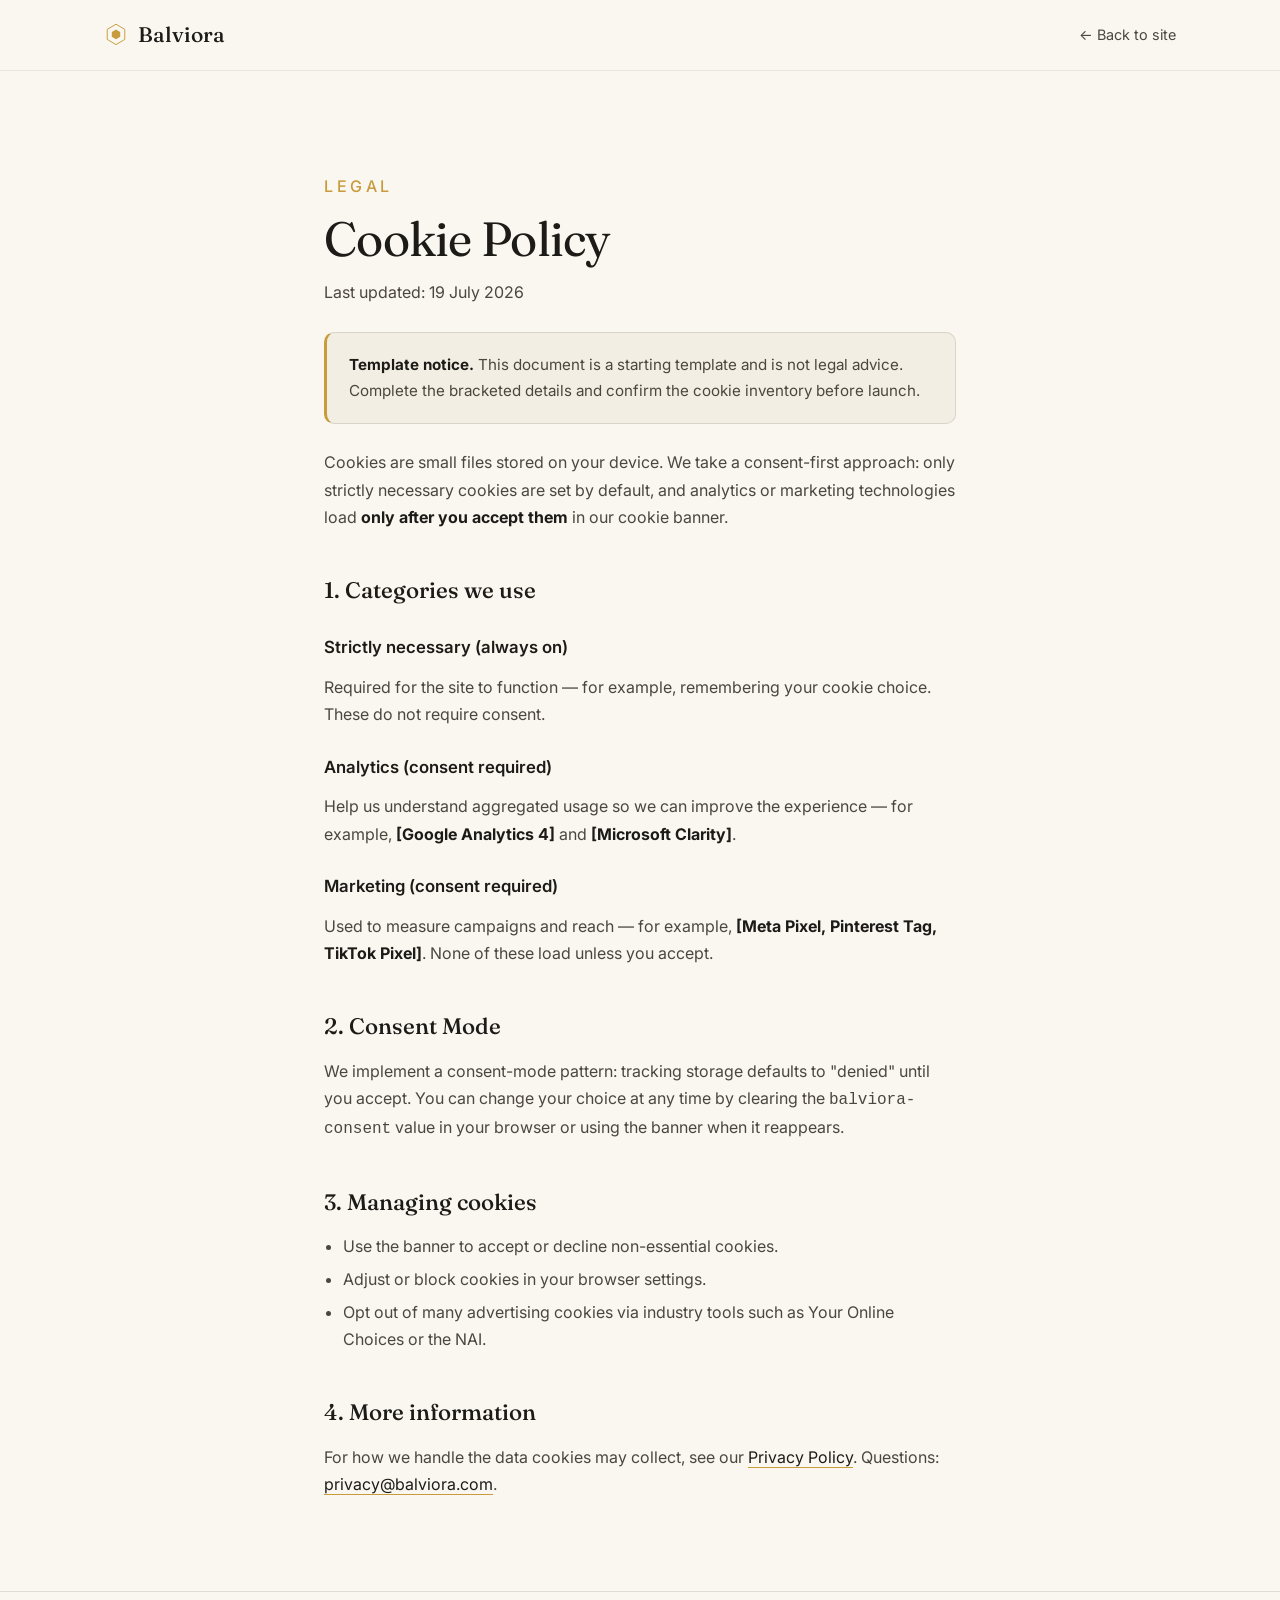
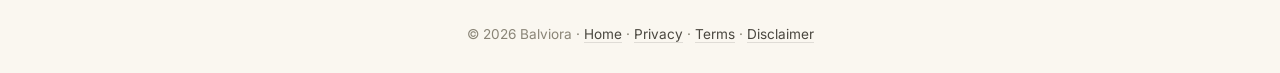
<file: cookies.html>
<!DOCTYPE html>
<html lang="en">
<head>
<meta charset="UTF-8">
<meta name="viewport" content="width=device-width, initial-scale=1, viewport-fit=cover">
<title>Cookie Policy — Balviora</title>
<meta name="description" content="How Balviora uses cookies and similar technologies, and how to control them.">
<meta name="robots" content="noindex, follow">
<link rel="canonical" href="https://ferhanincegumus.github.io/Balviora/cookies.html">
<meta name="theme-color" content="#14201C">
<link rel="icon" type="image/svg+xml" href="assets/favicon.svg">
<link rel="preconnect" href="https://fonts.googleapis.com">
<link rel="preconnect" href="https://fonts.gstatic.com" crossorigin>
<link href="https://fonts.googleapis.com/css2?family=Fraunces:ital,opsz,wght@0,9..144,300;0,9..144,400;0,9..144,500;1,9..144,400&family=Inter:wght@300;400;500;600&display=swap" rel="stylesheet">
<link rel="stylesheet" href="css/styles.css">
</head>
<body>
<a class="skip-link" href="#main">Skip to content</a>
<header class="legal-header">
  <div class="wrap header-inner">
    <a class="brand" href="index.html#top" aria-label="Balviora — home">
      <svg class="brand-mark" width="24" height="24" viewBox="0 0 40 40" aria-hidden="true"><path d="M20 2 34.6 10.6 34.6 27.4 20 36 5.4 27.4 5.4 10.6Z" fill="none" stroke="currentColor" stroke-width="1.6"/><path d="M20 11 27 15 27 23 20 27 13 23 13 15Z" fill="currentColor"/></svg>
      <span class="brand-word">Balviora</span>
    </a>
    <a class="back" href="index.html">← Back to site</a>
  </div>
</header>

<main class="legal-main" id="main">
  <p class="eyebrow">Legal</p>
  <h1>Cookie Policy</h1>
  <p class="legal-updated">Last updated: 19 July 2026</p>

  <div class="legal-callout">
    <p><strong>Template notice.</strong> This document is a starting template and is not legal advice. Complete the bracketed details and confirm the cookie inventory before launch.</p>
  </div>

  <p>Cookies are small files stored on your device. We take a consent-first approach: only strictly necessary cookies are set by default, and analytics or marketing technologies load <strong>only after you accept them</strong> in our cookie banner.</p>

  <h2>1. Categories we use</h2>
  <h3>Strictly necessary (always on)</h3>
  <p>Required for the site to function — for example, remembering your cookie choice. These do not require consent.</p>
  <h3>Analytics (consent required)</h3>
  <p>Help us understand aggregated usage so we can improve the experience — for example, <strong>[Google Analytics 4]</strong> and <strong>[Microsoft Clarity]</strong>.</p>
  <h3>Marketing (consent required)</h3>
  <p>Used to measure campaigns and reach — for example, <strong>[Meta Pixel, Pinterest Tag, TikTok Pixel]</strong>. None of these load unless you accept.</p>

  <h2>2. Consent Mode</h2>
  <p>We implement a consent-mode pattern: tracking storage defaults to "denied" until you accept. You can change your choice at any time by clearing the <code>balviora-consent</code> value in your browser or using the banner when it reappears.</p>

  <h2>3. Managing cookies</h2>
  <ul>
    <li>Use the banner to accept or decline non-essential cookies.</li>
    <li>Adjust or block cookies in your browser settings.</li>
    <li>Opt out of many advertising cookies via industry tools such as Your Online Choices or the NAI.</li>
  </ul>

  <h2>4. More information</h2>
  <p>For how we handle the data cookies may collect, see our <a href="privacy.html">Privacy Policy</a>. Questions: <a href="mailto:privacy@balviora.com">privacy@balviora.com</a>.</p>
</main>

<footer class="legal-footer">
  <p>© <span id="yr">2026</span> Balviora · <a href="index.html">Home</a> · <a href="privacy.html">Privacy</a> · <a href="terms.html">Terms</a> · <a href="disclaimer.html">Disclaimer</a></p>
</footer>
<script>document.getElementById('yr').textContent=new Date().getFullYear();</script>
</body>
</html>
</file>
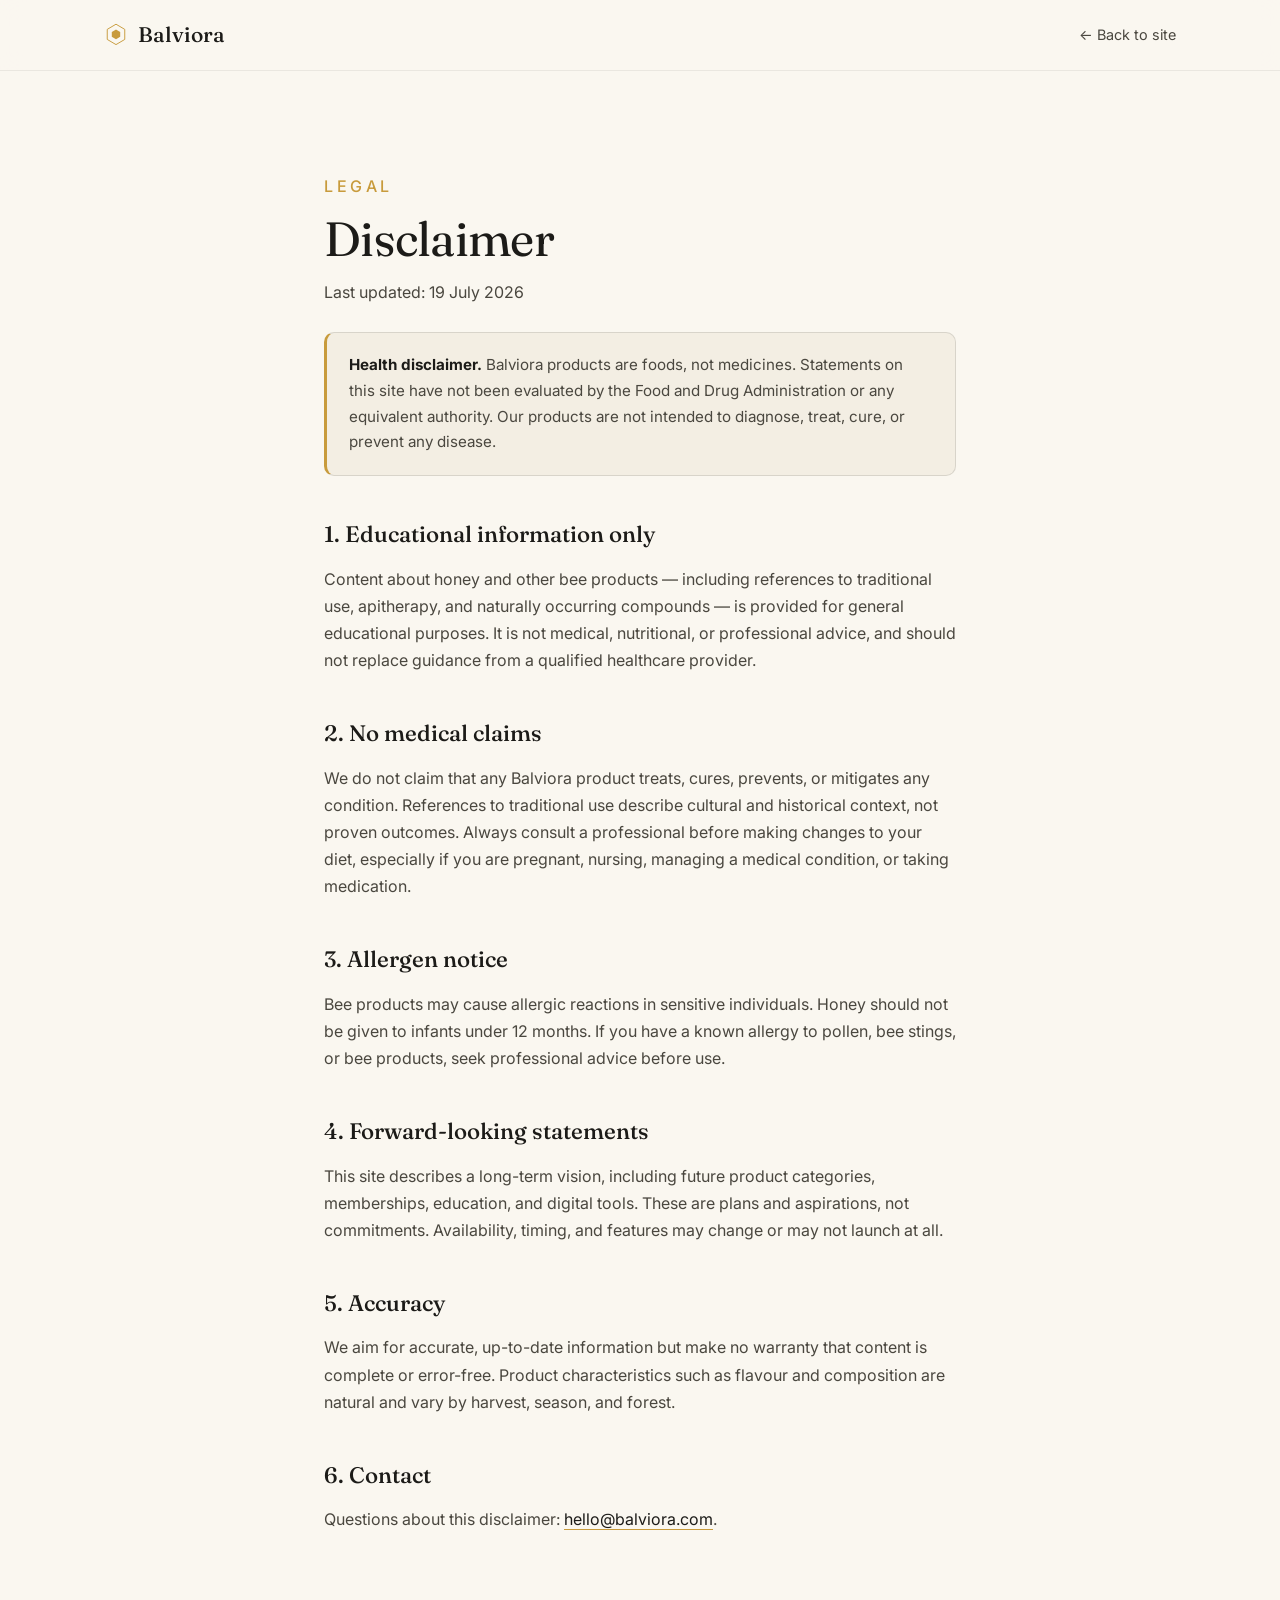
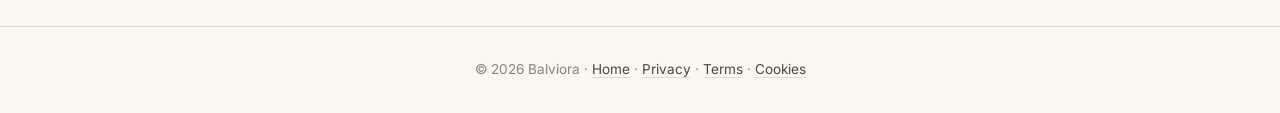
<file: disclaimer.html>
<!DOCTYPE html>
<html lang="en">
<head>
<meta charset="UTF-8">
<meta name="viewport" content="width=device-width, initial-scale=1, viewport-fit=cover">
<title>Disclaimer — Balviora</title>
<meta name="description" content="Important health, product, and forward-looking disclaimers for the Balviora website.">
<meta name="robots" content="noindex, follow">
<link rel="canonical" href="https://ferhanincegumus.github.io/Balviora/disclaimer.html">
<meta name="theme-color" content="#14201C">
<link rel="icon" type="image/svg+xml" href="assets/favicon.svg">
<link rel="preconnect" href="https://fonts.googleapis.com">
<link rel="preconnect" href="https://fonts.gstatic.com" crossorigin>
<link href="https://fonts.googleapis.com/css2?family=Fraunces:ital,opsz,wght@0,9..144,300;0,9..144,400;0,9..144,500;1,9..144,400&family=Inter:wght@300;400;500;600&display=swap" rel="stylesheet">
<link rel="stylesheet" href="css/styles.css">
</head>
<body>
<a class="skip-link" href="#main">Skip to content</a>
<header class="legal-header">
  <div class="wrap header-inner">
    <a class="brand" href="index.html#top" aria-label="Balviora — home">
      <svg class="brand-mark" width="24" height="24" viewBox="0 0 40 40" aria-hidden="true"><path d="M20 2 34.6 10.6 34.6 27.4 20 36 5.4 27.4 5.4 10.6Z" fill="none" stroke="currentColor" stroke-width="1.6"/><path d="M20 11 27 15 27 23 20 27 13 23 13 15Z" fill="currentColor"/></svg>
      <span class="brand-word">Balviora</span>
    </a>
    <a class="back" href="index.html">← Back to site</a>
  </div>
</header>

<main class="legal-main" id="main">
  <p class="eyebrow">Legal</p>
  <h1>Disclaimer</h1>
  <p class="legal-updated">Last updated: 19 July 2026</p>

  <div class="legal-callout">
    <p><strong>Health disclaimer.</strong> Balviora products are foods, not medicines. Statements on this site have not been evaluated by the Food and Drug Administration or any equivalent authority. Our products are not intended to diagnose, treat, cure, or prevent any disease.</p>
  </div>

  <h2>1. Educational information only</h2>
  <p>Content about honey and other bee products — including references to traditional use, apitherapy, and naturally occurring compounds — is provided for general educational purposes. It is not medical, nutritional, or professional advice, and should not replace guidance from a qualified healthcare provider.</p>

  <h2>2. No medical claims</h2>
  <p>We do not claim that any Balviora product treats, cures, prevents, or mitigates any condition. References to traditional use describe cultural and historical context, not proven outcomes. Always consult a professional before making changes to your diet, especially if you are pregnant, nursing, managing a medical condition, or taking medication.</p>

  <h2>3. Allergen notice</h2>
  <p>Bee products may cause allergic reactions in sensitive individuals. Honey should not be given to infants under 12 months. If you have a known allergy to pollen, bee stings, or bee products, seek professional advice before use.</p>

  <h2>4. Forward-looking statements</h2>
  <p>This site describes a long-term vision, including future product categories, memberships, education, and digital tools. These are plans and aspirations, not commitments. Availability, timing, and features may change or may not launch at all.</p>

  <h2>5. Accuracy</h2>
  <p>We aim for accurate, up-to-date information but make no warranty that content is complete or error-free. Product characteristics such as flavour and composition are natural and vary by harvest, season, and forest.</p>

  <h2>6. Contact</h2>
  <p>Questions about this disclaimer: <a href="mailto:hello@balviora.com">hello@balviora.com</a>.</p>
</main>

<footer class="legal-footer">
  <p>© <span id="yr">2026</span> Balviora · <a href="index.html">Home</a> · <a href="privacy.html">Privacy</a> · <a href="terms.html">Terms</a> · <a href="cookies.html">Cookies</a></p>
</footer>
<script>document.getElementById('yr').textContent=new Date().getFullYear();</script>
</body>
</html>
</file>
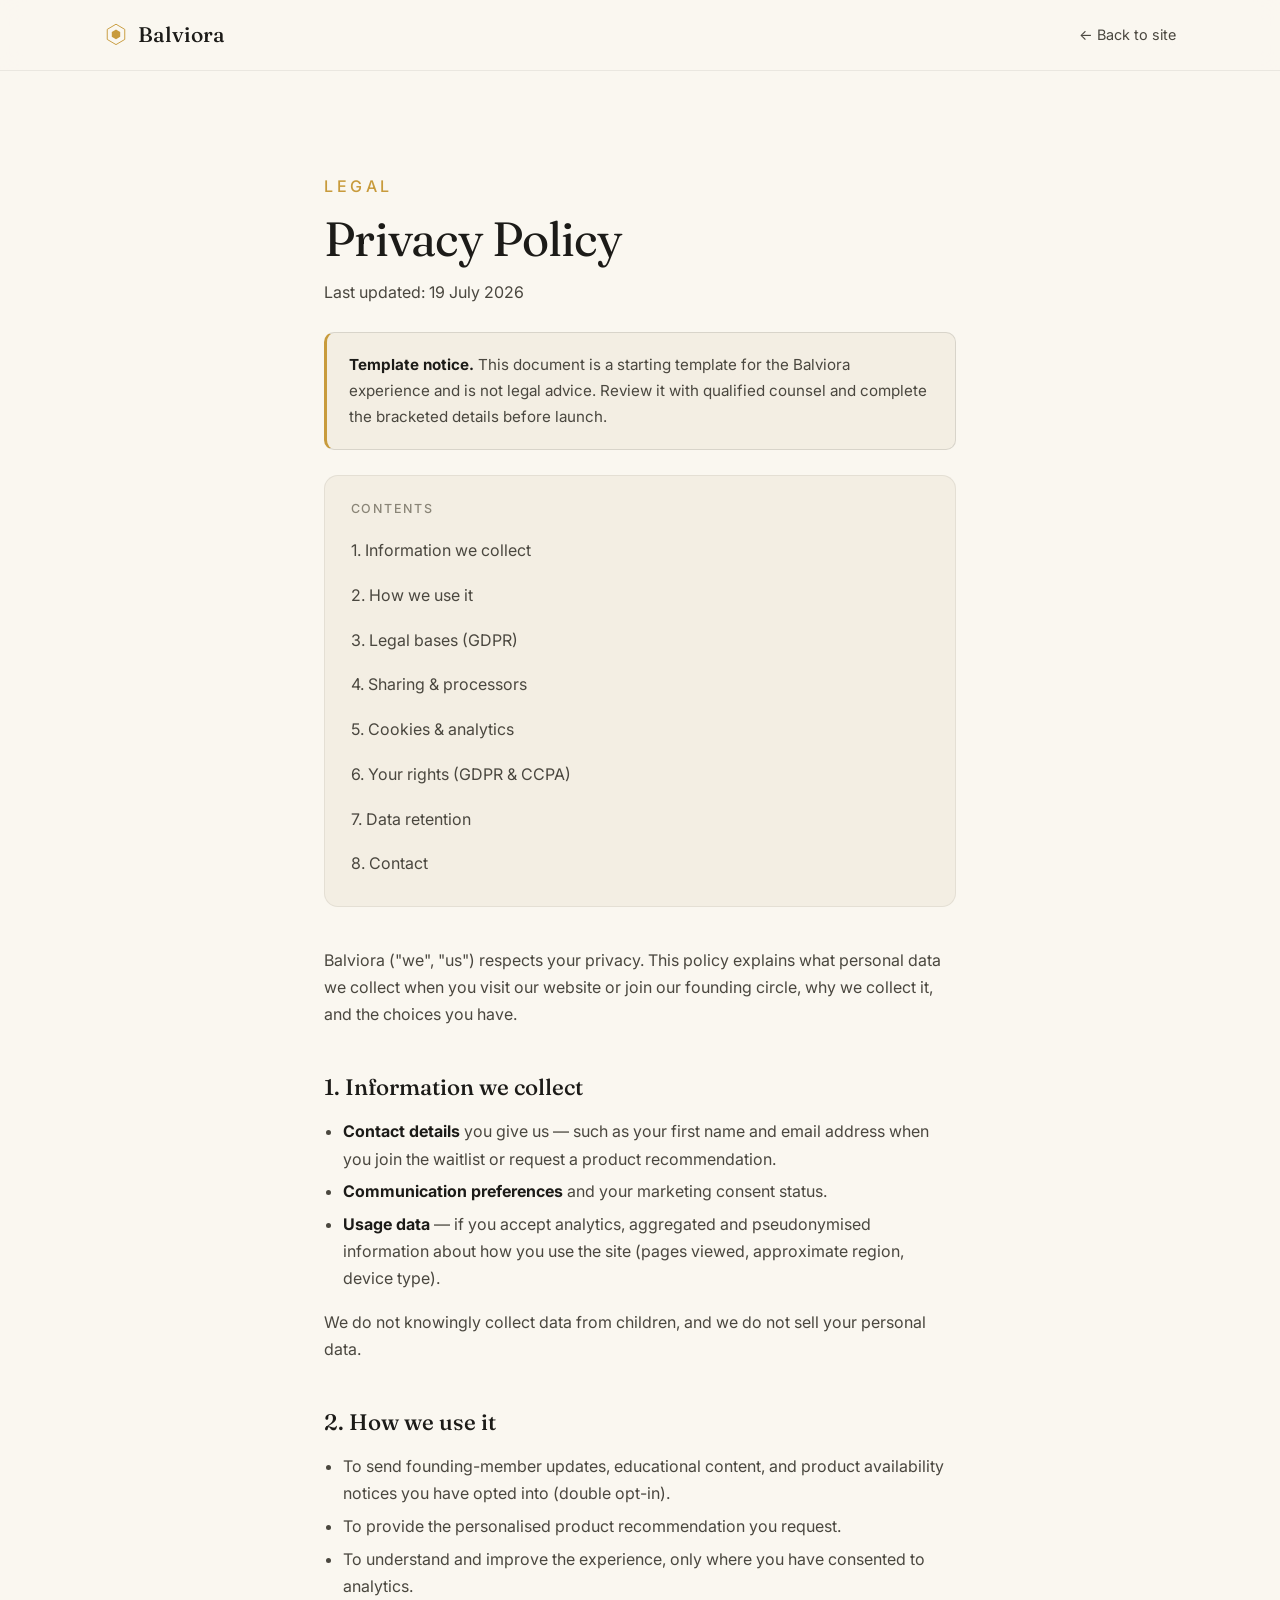
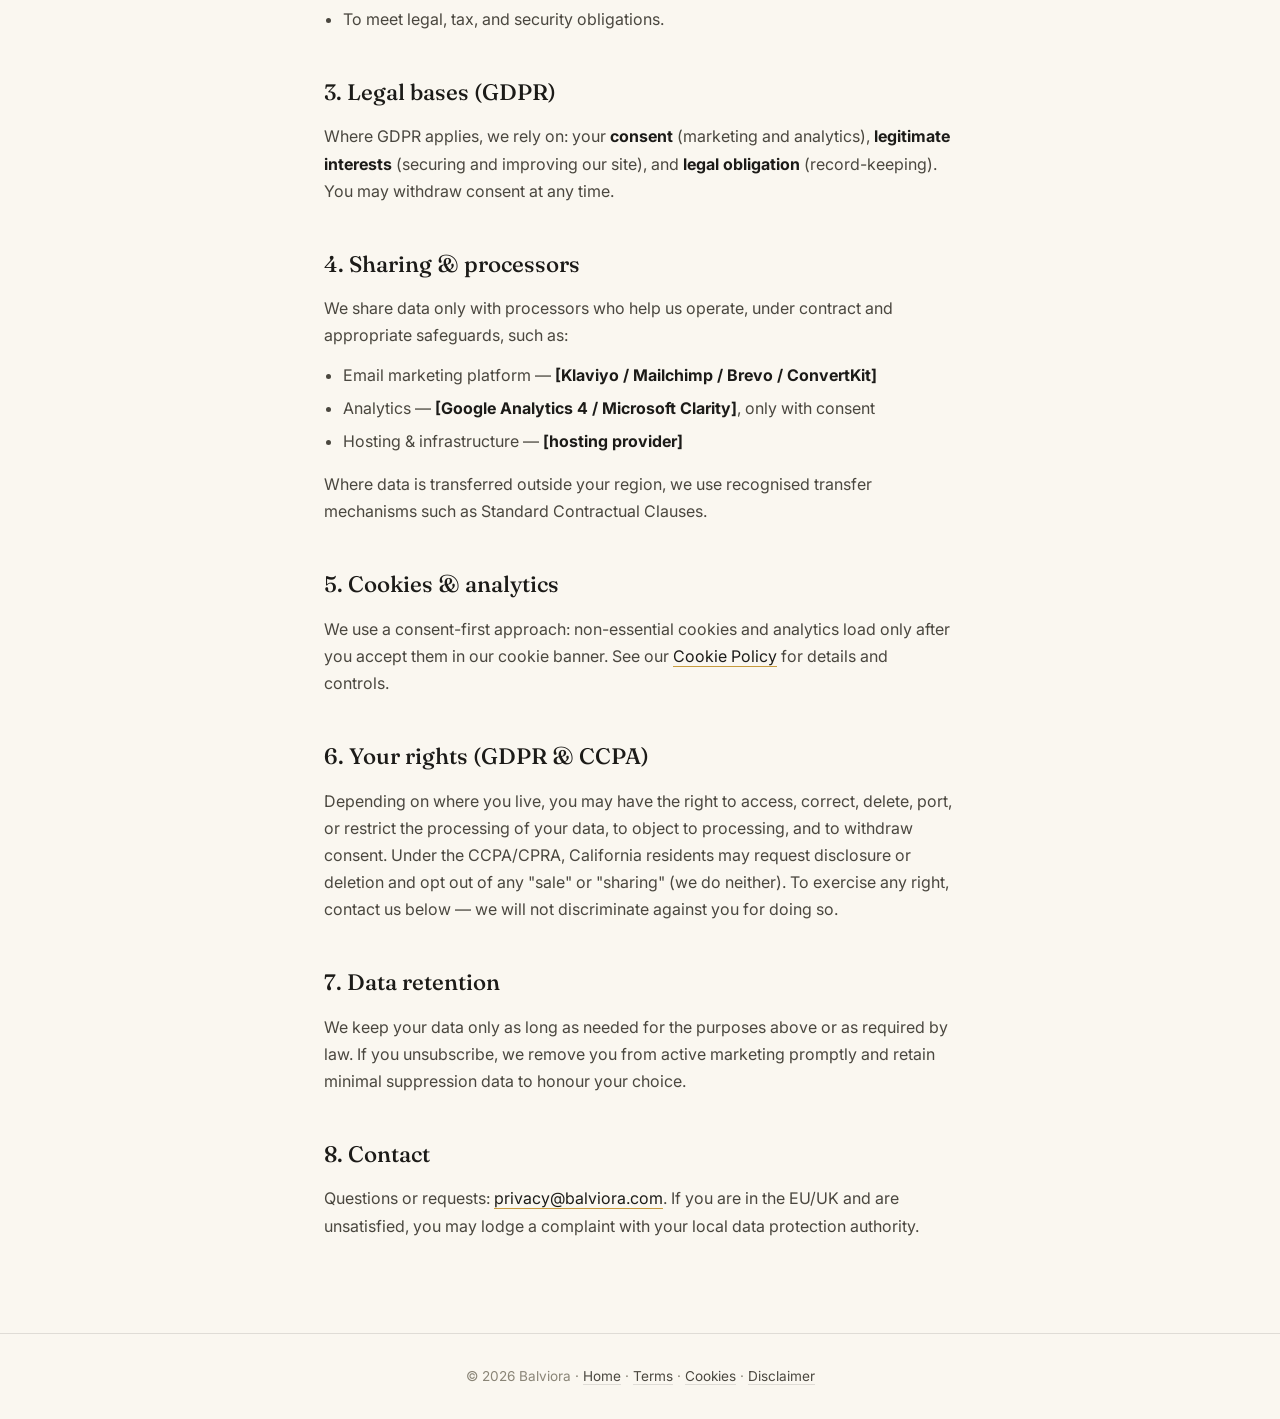
<file: privacy.html>
<!DOCTYPE html>
<html lang="en">
<head>
<meta charset="UTF-8">
<meta name="viewport" content="width=device-width, initial-scale=1, viewport-fit=cover">
<title>Privacy Policy — Balviora</title>
<meta name="description" content="How Balviora collects, uses, and protects your personal data, including GDPR and CCPA rights.">
<meta name="robots" content="noindex, follow">
<link rel="canonical" href="https://ferhanincegumus.github.io/Balviora/privacy.html">
<meta name="theme-color" content="#14201C">
<link rel="icon" type="image/svg+xml" href="assets/favicon.svg">
<link rel="preconnect" href="https://fonts.googleapis.com">
<link rel="preconnect" href="https://fonts.gstatic.com" crossorigin>
<link href="https://fonts.googleapis.com/css2?family=Fraunces:ital,opsz,wght@0,9..144,300;0,9..144,400;0,9..144,500;1,9..144,400&family=Inter:wght@300;400;500;600&display=swap" rel="stylesheet">
<link rel="stylesheet" href="css/styles.css">
</head>
<body>
<a class="skip-link" href="#main">Skip to content</a>
<header class="legal-header">
  <div class="wrap header-inner">
    <a class="brand" href="index.html#top" aria-label="Balviora — home">
      <svg class="brand-mark" width="24" height="24" viewBox="0 0 40 40" aria-hidden="true"><path d="M20 2 34.6 10.6 34.6 27.4 20 36 5.4 27.4 5.4 10.6Z" fill="none" stroke="currentColor" stroke-width="1.6"/><path d="M20 11 27 15 27 23 20 27 13 23 13 15Z" fill="currentColor"/></svg>
      <span class="brand-word">Balviora</span>
    </a>
    <a class="back" href="index.html">← Back to site</a>
  </div>
</header>

<main class="legal-main" id="main">
  <p class="eyebrow">Legal</p>
  <h1>Privacy Policy</h1>
  <p class="legal-updated">Last updated: 19 July 2026</p>

  <div class="legal-callout">
    <p><strong>Template notice.</strong> This document is a starting template for the Balviora experience and is not legal advice. Review it with qualified counsel and complete the bracketed details before launch.</p>
  </div>

  <nav class="legal-toc" aria-label="On this page">
    <h2>Contents</h2>
    <ul>
      <li><a href="#collect">1. Information we collect</a></li>
      <li><a href="#use">2. How we use it</a></li>
      <li><a href="#legal-basis">3. Legal bases (GDPR)</a></li>
      <li><a href="#sharing">4. Sharing &amp; processors</a></li>
      <li><a href="#cookies">5. Cookies &amp; analytics</a></li>
      <li><a href="#rights">6. Your rights (GDPR &amp; CCPA)</a></li>
      <li><a href="#retention">7. Data retention</a></li>
      <li><a href="#contact">8. Contact</a></li>
    </ul>
  </nav>

  <p>Balviora ("we", "us") respects your privacy. This policy explains what personal data we collect when you visit our website or join our founding circle, why we collect it, and the choices you have.</p>

  <h2 id="collect">1. Information we collect</h2>
  <ul>
    <li><strong>Contact details</strong> you give us — such as your first name and email address when you join the waitlist or request a product recommendation.</li>
    <li><strong>Communication preferences</strong> and your marketing consent status.</li>
    <li><strong>Usage data</strong> — if you accept analytics, aggregated and pseudonymised information about how you use the site (pages viewed, approximate region, device type).</li>
  </ul>
  <p>We do not knowingly collect data from children, and we do not sell your personal data.</p>

  <h2 id="use">2. How we use it</h2>
  <ul>
    <li>To send founding-member updates, educational content, and product availability notices you have opted into (double opt-in).</li>
    <li>To provide the personalised product recommendation you request.</li>
    <li>To understand and improve the experience, only where you have consented to analytics.</li>
    <li>To meet legal, tax, and security obligations.</li>
  </ul>

  <h2 id="legal-basis">3. Legal bases (GDPR)</h2>
  <p>Where GDPR applies, we rely on: your <strong>consent</strong> (marketing and analytics), <strong>legitimate interests</strong> (securing and improving our site), and <strong>legal obligation</strong> (record-keeping). You may withdraw consent at any time.</p>

  <h2 id="sharing">4. Sharing &amp; processors</h2>
  <p>We share data only with processors who help us operate, under contract and appropriate safeguards, such as:</p>
  <ul>
    <li>Email marketing platform — <strong>[Klaviyo / Mailchimp / Brevo / ConvertKit]</strong></li>
    <li>Analytics — <strong>[Google Analytics 4 / Microsoft Clarity]</strong>, only with consent</li>
    <li>Hosting &amp; infrastructure — <strong>[hosting provider]</strong></li>
  </ul>
  <p>Where data is transferred outside your region, we use recognised transfer mechanisms such as Standard Contractual Clauses.</p>

  <h2 id="cookies">5. Cookies &amp; analytics</h2>
  <p>We use a consent-first approach: non-essential cookies and analytics load only after you accept them in our cookie banner. See our <a href="cookies.html">Cookie Policy</a> for details and controls.</p>

  <h2 id="rights">6. Your rights (GDPR &amp; CCPA)</h2>
  <p>Depending on where you live, you may have the right to access, correct, delete, port, or restrict the processing of your data, to object to processing, and to withdraw consent. Under the CCPA/CPRA, California residents may request disclosure or deletion and opt out of any "sale" or "sharing" (we do neither). To exercise any right, contact us below — we will not discriminate against you for doing so.</p>

  <h2 id="retention">7. Data retention</h2>
  <p>We keep your data only as long as needed for the purposes above or as required by law. If you unsubscribe, we remove you from active marketing promptly and retain minimal suppression data to honour your choice.</p>

  <h2 id="contact">8. Contact</h2>
  <p>Questions or requests: <a href="mailto:privacy@balviora.com">privacy@balviora.com</a>. If you are in the EU/UK and are unsatisfied, you may lodge a complaint with your local data protection authority.</p>
</main>

<footer class="legal-footer">
  <p>© <span id="yr">2026</span> Balviora · <a href="index.html">Home</a> · <a href="terms.html">Terms</a> · <a href="cookies.html">Cookies</a> · <a href="disclaimer.html">Disclaimer</a></p>
</footer>
<script>document.getElementById('yr').textContent=new Date().getFullYear();</script>
</body>
</html>
</file>
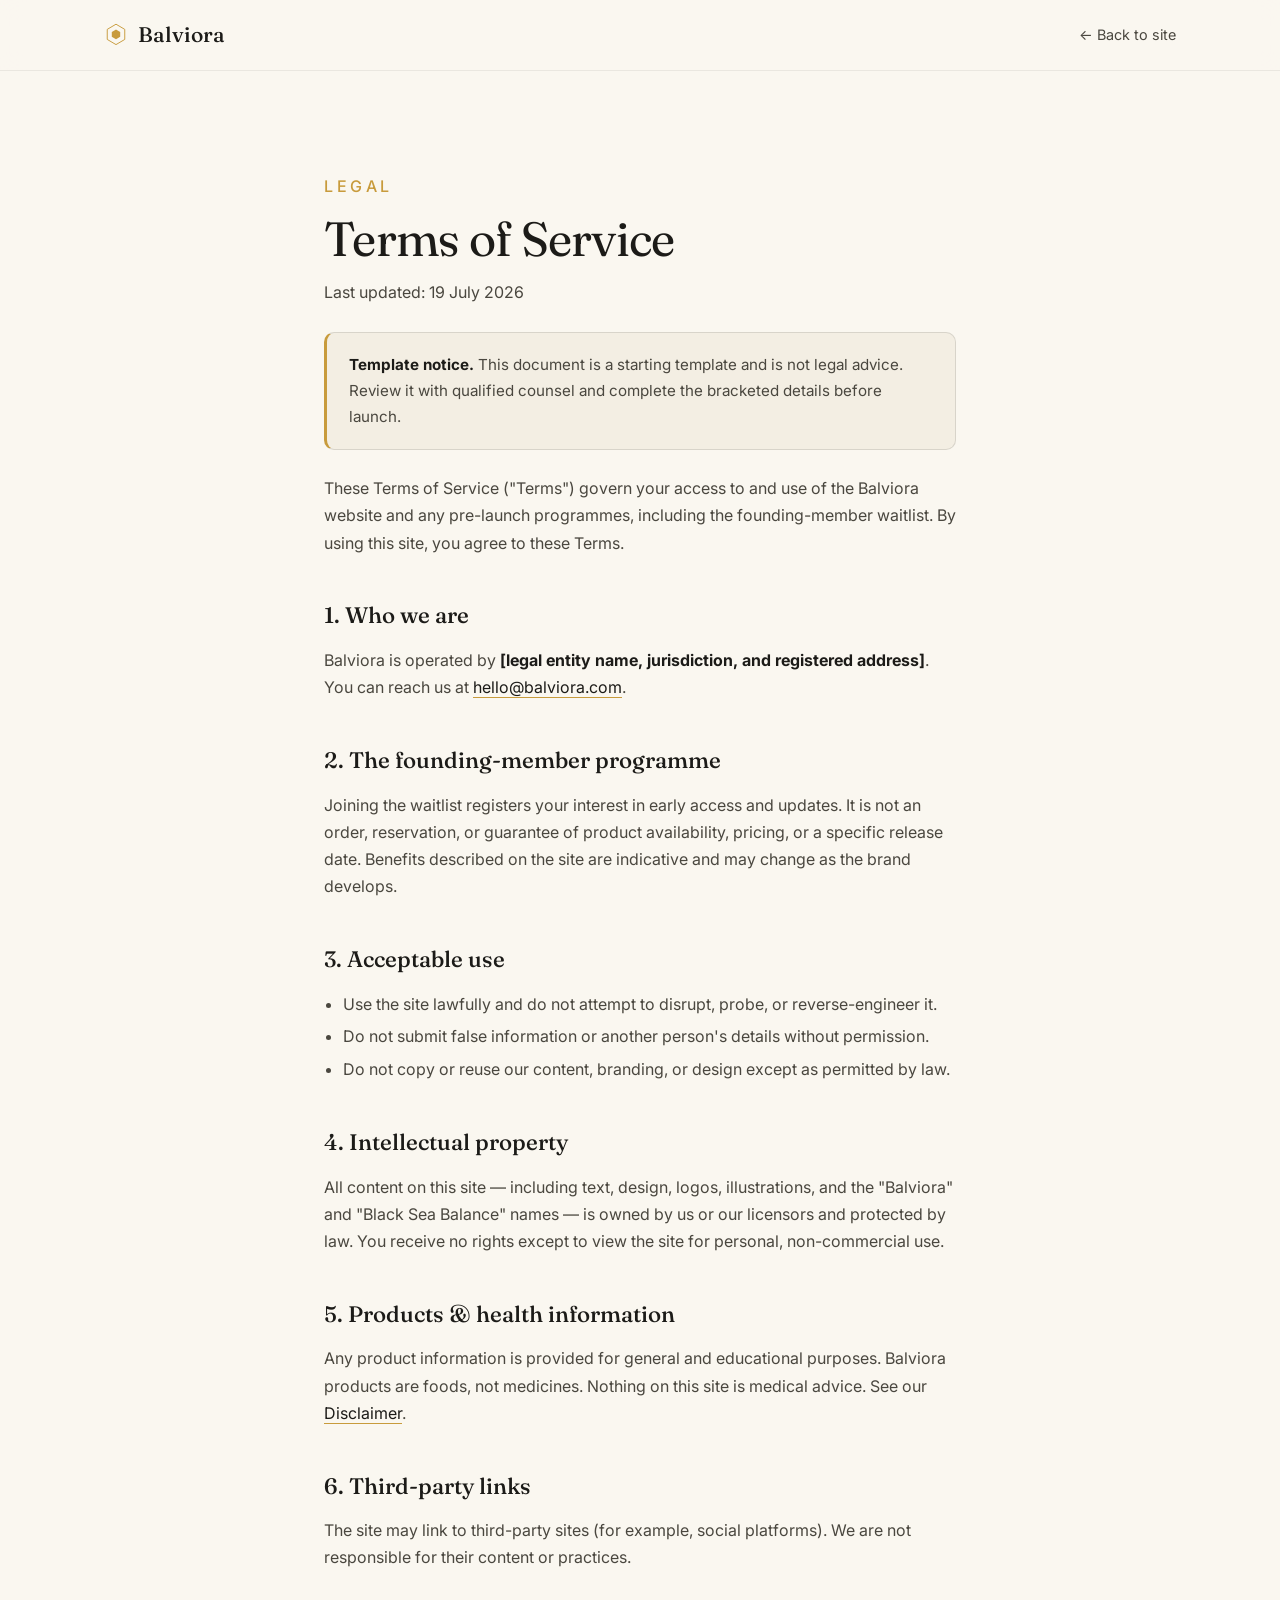
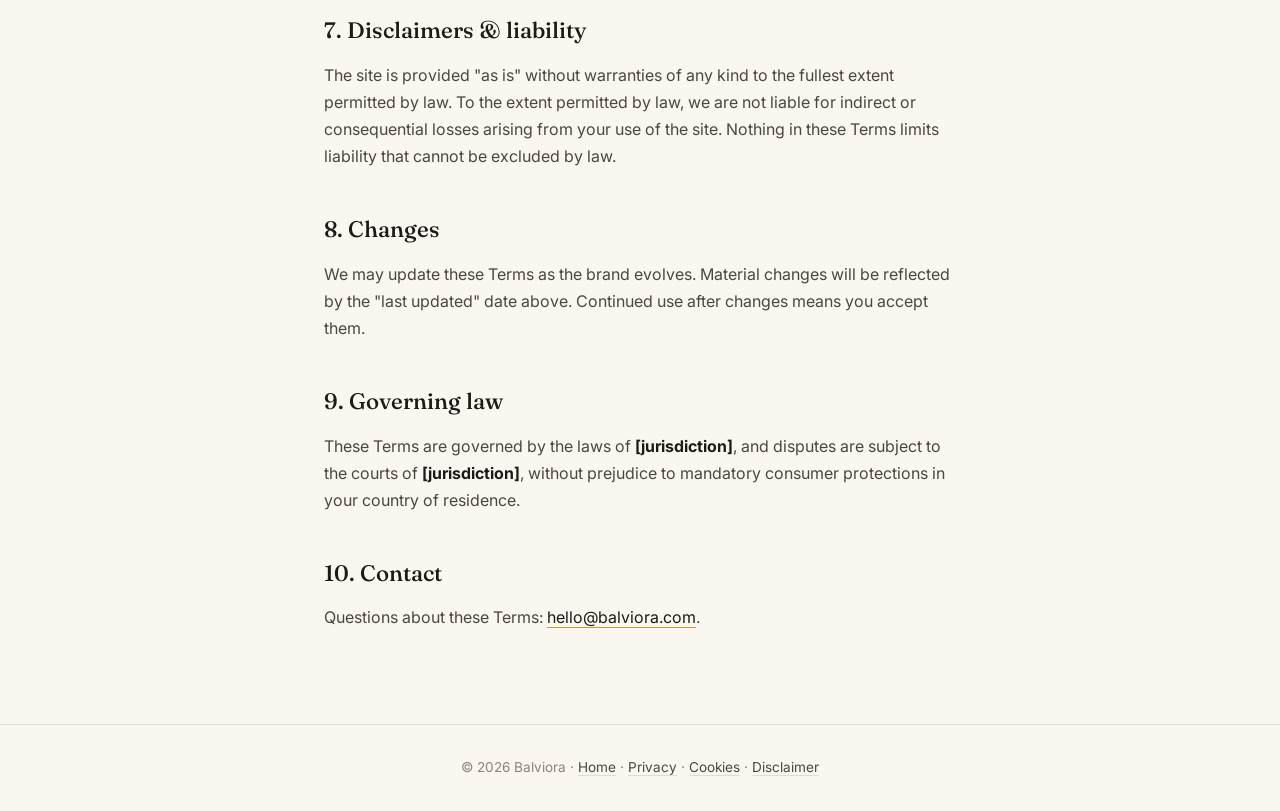
<file: terms.html>
<!DOCTYPE html>
<html lang="en">
<head>
<meta charset="UTF-8">
<meta name="viewport" content="width=device-width, initial-scale=1, viewport-fit=cover">
<title>Terms of Service — Balviora</title>
<meta name="description" content="The terms that govern your use of the Balviora website and founding-member programme.">
<meta name="robots" content="noindex, follow">
<link rel="canonical" href="https://ferhanincegumus.github.io/Balviora/terms.html">
<meta name="theme-color" content="#14201C">
<link rel="icon" type="image/svg+xml" href="assets/favicon.svg">
<link rel="preconnect" href="https://fonts.googleapis.com">
<link rel="preconnect" href="https://fonts.gstatic.com" crossorigin>
<link href="https://fonts.googleapis.com/css2?family=Fraunces:ital,opsz,wght@0,9..144,300;0,9..144,400;0,9..144,500;1,9..144,400&family=Inter:wght@300;400;500;600&display=swap" rel="stylesheet">
<link rel="stylesheet" href="css/styles.css">
</head>
<body>
<a class="skip-link" href="#main">Skip to content</a>
<header class="legal-header">
  <div class="wrap header-inner">
    <a class="brand" href="index.html#top" aria-label="Balviora — home">
      <svg class="brand-mark" width="24" height="24" viewBox="0 0 40 40" aria-hidden="true"><path d="M20 2 34.6 10.6 34.6 27.4 20 36 5.4 27.4 5.4 10.6Z" fill="none" stroke="currentColor" stroke-width="1.6"/><path d="M20 11 27 15 27 23 20 27 13 23 13 15Z" fill="currentColor"/></svg>
      <span class="brand-word">Balviora</span>
    </a>
    <a class="back" href="index.html">← Back to site</a>
  </div>
</header>

<main class="legal-main" id="main">
  <p class="eyebrow">Legal</p>
  <h1>Terms of Service</h1>
  <p class="legal-updated">Last updated: 19 July 2026</p>

  <div class="legal-callout">
    <p><strong>Template notice.</strong> This document is a starting template and is not legal advice. Review it with qualified counsel and complete the bracketed details before launch.</p>
  </div>

  <p>These Terms of Service ("Terms") govern your access to and use of the Balviora website and any pre-launch programmes, including the founding-member waitlist. By using this site, you agree to these Terms.</p>

  <h2>1. Who we are</h2>
  <p>Balviora is operated by <strong>[legal entity name, jurisdiction, and registered address]</strong>. You can reach us at <a href="mailto:hello@balviora.com">hello@balviora.com</a>.</p>

  <h2>2. The founding-member programme</h2>
  <p>Joining the waitlist registers your interest in early access and updates. It is not an order, reservation, or guarantee of product availability, pricing, or a specific release date. Benefits described on the site are indicative and may change as the brand develops.</p>

  <h2>3. Acceptable use</h2>
  <ul>
    <li>Use the site lawfully and do not attempt to disrupt, probe, or reverse-engineer it.</li>
    <li>Do not submit false information or another person's details without permission.</li>
    <li>Do not copy or reuse our content, branding, or design except as permitted by law.</li>
  </ul>

  <h2>4. Intellectual property</h2>
  <p>All content on this site — including text, design, logos, illustrations, and the "Balviora" and "Black Sea Balance" names — is owned by us or our licensors and protected by law. You receive no rights except to view the site for personal, non-commercial use.</p>

  <h2>5. Products &amp; health information</h2>
  <p>Any product information is provided for general and educational purposes. Balviora products are foods, not medicines. Nothing on this site is medical advice. See our <a href="disclaimer.html">Disclaimer</a>.</p>

  <h2>6. Third-party links</h2>
  <p>The site may link to third-party sites (for example, social platforms). We are not responsible for their content or practices.</p>

  <h2>7. Disclaimers &amp; liability</h2>
  <p>The site is provided "as is" without warranties of any kind to the fullest extent permitted by law. To the extent permitted by law, we are not liable for indirect or consequential losses arising from your use of the site. Nothing in these Terms limits liability that cannot be excluded by law.</p>

  <h2>8. Changes</h2>
  <p>We may update these Terms as the brand evolves. Material changes will be reflected by the "last updated" date above. Continued use after changes means you accept them.</p>

  <h2>9. Governing law</h2>
  <p>These Terms are governed by the laws of <strong>[jurisdiction]</strong>, and disputes are subject to the courts of <strong>[jurisdiction]</strong>, without prejudice to mandatory consumer protections in your country of residence.</p>

  <h2>10. Contact</h2>
  <p>Questions about these Terms: <a href="mailto:hello@balviora.com">hello@balviora.com</a>.</p>
</main>

<footer class="legal-footer">
  <p>© <span id="yr">2026</span> Balviora · <a href="index.html">Home</a> · <a href="privacy.html">Privacy</a> · <a href="cookies.html">Cookies</a> · <a href="disclaimer.html">Disclaimer</a></p>
</footer>
<script>document.getElementById('yr').textContent=new Date().getFullYear();</script>
</body>
</html>
</file>
<file: css/styles.css>
/* =====================================================================
   BALVIORA — Design System
   Luxury minimalism · editorial rhythm · Eastern Black Sea
   Sections: 1) Tokens  2) Reset  3) Type  4) Layout  5) Buttons
   6) Header/Nav  7) Hero  8) Sections  9) Components  10) Footer
   11) Motion  12) Responsive  13) Reduced-motion & a11y
   ===================================================================== */

/* ------------------------------ 1. TOKENS ------------------------------ */
:root{
  /* palette */
  --warm-white:#FAF7F0;
  --ivory:#F3EEE3;
  --ivory-2:#EDE6D6;
  --forest:#14201C;
  --forest-2:#1E322A;
  --forest-3:#28453A;
  --charcoal:#1C1B18;
  --stone:#8A8577;
  --stone-2:#B4AE9F;
  --honey:#C89B3C;
  --honey-light:#E0B458;
  --honey-glow:#F0CE82;
  --line:rgba(28,27,24,0.12);
  --line-soft:rgba(28,27,24,0.07);
  --line-dark:rgba(240,236,226,0.14);

  /* semantic (light default) */
  --bg:var(--warm-white);
  --surface:var(--ivory);
  --ink:var(--charcoal);
  --ink-soft:#4A473F;
  --muted:var(--stone);
  --accent:var(--honey);

  /* type */
  --serif:"Fraunces",Georgia,"Times New Roman",serif;
  --sans:"Inter",-apple-system,BlinkMacSystemFont,"Segoe UI",Roboto,sans-serif;

  /* rhythm */
  --wrap:1200px;
  --wrap-narrow:820px;
  --gutter:clamp(1.25rem,5vw,4rem);
  --section-y:clamp(4.5rem,11vw,9rem);
  --radius:14px;
  --radius-lg:22px;

  /* motion */
  --ease:cubic-bezier(.22,.61,.36,1);
  --ease-out:cubic-bezier(.16,1,.3,1);
  --dur:.7s;

  --shadow-sm:0 1px 2px rgba(20,32,28,.05),0 6px 20px rgba(20,32,28,.05);
  --shadow-md:0 20px 60px rgba(20,32,28,.12);
}

/* --------------------------- 2. RESET / BASE --------------------------- */
*,*::before,*::after{box-sizing:border-box}
html{-webkit-text-size-adjust:100%;scroll-behavior:smooth;scroll-padding-top:90px;overflow-x:clip}
@media (prefers-reduced-motion:reduce){html{scroll-behavior:auto}}
body{
  margin:0;
  font-family:var(--sans);
  font-weight:400;
  color:var(--ink);
  background:var(--bg);
  line-height:1.6;
  -webkit-font-smoothing:antialiased;
  text-rendering:optimizeLegibility;
  overflow-x:hidden;
}
img,svg{max-width:100%;height:auto;display:block}
a{color:inherit;text-decoration:none}
button{font:inherit;cursor:pointer;border:0;background:none;color:inherit}
ul,ol{margin:0;padding:0;list-style:none}
h1,h2,h3,h4,p{margin:0}
:focus-visible{outline:2px solid var(--honey);outline-offset:3px;border-radius:4px}

.sr-only{position:absolute;width:1px;height:1px;padding:0;margin:-1px;overflow:hidden;clip:rect(0 0 0 0);white-space:nowrap;border:0}
.skip-link{position:fixed;top:-100px;left:1rem;z-index:200;background:var(--forest);color:var(--warm-white);padding:.7rem 1.1rem;border-radius:8px;transition:top .2s}
.skip-link:focus{top:1rem}

/* ------------------------------ 3. TYPE ------------------------------ */
.eyebrow{
  font-size:.72rem;letter-spacing:.22em;text-transform:uppercase;
  font-weight:500;color:var(--accent);margin-bottom:1.1rem;
}
.section-title{
  font-family:var(--serif);
  font-weight:400;
  font-optical-sizing:auto;
  line-height:1.08;
  letter-spacing:-.015em;
  font-size:clamp(1.9rem,4.4vw,3.4rem);
  color:var(--ink);
}
.section-lede{
  margin-top:1.25rem;max-width:56ch;
  font-size:clamp(1.02rem,1.7vw,1.2rem);
  color:var(--ink-soft);line-height:1.65;
}
.prose p{color:var(--ink-soft);font-size:1.05rem;margin-top:1rem;max-width:60ch}
.prose p:first-child{margin-top:0}
.prose strong{color:var(--ink);font-weight:600}
.fine-note{margin-top:1.5rem;font-size:.82rem;color:var(--muted);max-width:60ch;line-height:1.6}

.link-underline{
  display:inline-block;margin-top:1.5rem;font-weight:500;color:var(--ink);
  border-bottom:1px solid var(--accent);padding-bottom:2px;
  transition:color .25s var(--ease),border-color .25s var(--ease);
}
.link-underline:hover{color:var(--accent)}

/* ----------------------------- 4. LAYOUT ----------------------------- */
.wrap{width:100%;max-width:var(--wrap);margin-inline:auto;padding-inline:var(--gutter)}
.section{padding-block:var(--section-y)}
.section-tint{padding-block:var(--section-y);background:var(--surface)}
.section-dark{padding-block:var(--section-y);background:var(--forest);color:var(--ivory)}
.section-dark .section-title{color:var(--warm-white)}
.section-dark .prose p{color:rgba(243,238,227,.78)}
.section-dark .prose strong{color:var(--warm-white)}
.section-dark .eyebrow{color:var(--honey-light)}
.section-dark .section-lede{color:rgba(243,238,227,.72)}

.section-head{max-width:var(--wrap);margin-bottom:clamp(2.5rem,5vw,4rem)}
.section-head.center{text-align:center;margin-inline:auto;max-width:760px}
.section-head.center .section-lede{margin-inline:auto}

.grid-2{display:grid;grid-template-columns:1.05fr .95fr;gap:clamp(2.5rem,6vw,6rem);align-items:center}
.grid-2--wide{grid-template-columns:1fr 1fr}
.hair{display:block;width:44px;height:1px;background:var(--accent);margin-bottom:1rem}

/* ---------------------------- 5. BUTTONS ---------------------------- */
.btn{
  --btn-bg:var(--forest);--btn-fg:var(--warm-white);
  display:inline-flex;align-items:center;justify-content:center;gap:.5rem;
  font-weight:500;font-size:.95rem;letter-spacing:.01em;
  padding:.85rem 1.5rem;border-radius:100px;
  background:var(--btn-bg);color:var(--btn-fg);
  transition:transform .3s var(--ease),box-shadow .3s var(--ease),background .3s var(--ease),color .3s var(--ease);
  will-change:transform;
}
.btn:hover{transform:translateY(-2px);box-shadow:0 12px 28px rgba(20,32,28,.22)}
.btn:active{transform:translateY(0)}
.btn-solid{--btn-bg:var(--forest);--btn-fg:var(--warm-white)}
.btn-ghost{--btn-bg:transparent;--btn-fg:var(--ink);border:1px solid var(--line);box-shadow:none}
.btn-ghost:hover{border-color:var(--forest);box-shadow:none;background:rgba(28,27,24,.03)}
.section-dark .btn-ghost{--btn-fg:var(--ivory);border-color:var(--line-dark)}
.section-dark .btn-ghost:hover{background:rgba(243,238,227,.06);border-color:var(--honey-light)}
.btn-lg{padding:1.05rem 2rem;font-size:1rem}
.btn-sm{padding:.6rem 1.1rem;font-size:.85rem}
.btn-block{width:100%}

/* --------------------------- 6. HEADER / NAV --------------------------- */
.site-header{
  position:fixed;inset:0 0 auto 0;z-index:100;
  transition:background .4s var(--ease),box-shadow .4s var(--ease),backdrop-filter .4s;
  background:transparent;
}
.site-header.is-scrolled{
  background:rgba(250,247,240,.82);
  backdrop-filter:saturate(1.2) blur(14px);
  -webkit-backdrop-filter:saturate(1.2) blur(14px);
  box-shadow:0 1px 0 var(--line-soft);
}
.header-inner{display:flex;align-items:center;justify-content:space-between;height:74px}
.brand{display:inline-flex;align-items:center;gap:.6rem;color:var(--warm-white);transition:color .4s var(--ease)}
.site-header.is-scrolled .brand{color:var(--ink)}
.brand-mark{color:var(--honey-light);flex:none}
.site-header.is-scrolled .brand-mark{color:var(--honey)}
.brand-word{font-family:var(--serif);font-size:1.32rem;font-weight:500;letter-spacing:.01em}

.primary-nav ul{display:flex;gap:2rem}
.primary-nav a{
  position:relative;font-size:.9rem;font-weight:400;color:rgba(243,238,227,.86);
  transition:color .3s var(--ease);padding-block:.4rem;
}
.site-header.is-scrolled .primary-nav a{color:var(--ink-soft)}
.primary-nav a::after{
  content:"";position:absolute;left:0;bottom:0;width:100%;height:1px;
  background:var(--honey);transform:scaleX(0);transform-origin:left;
  transition:transform .35s var(--ease);
}
.primary-nav a:hover::after,.primary-nav a.is-active::after{transform:scaleX(1)}
.site-header.is-scrolled .primary-nav a:hover,.site-header.is-scrolled .primary-nav a.is-active{color:var(--ink)}

.header-actions{display:flex;align-items:center;gap:1rem}
.header-actions .btn-solid{background:var(--honey);color:var(--forest)}
.header-actions .btn-solid:hover{background:var(--honey-light)}

.nav-toggle{display:none;width:42px;height:42px;flex-direction:column;justify-content:center;gap:5px;align-items:center;color:var(--warm-white)}
.site-header.is-scrolled .nav-toggle{color:var(--ink)}
.nav-toggle span{display:block;width:22px;height:1.6px;background:currentColor;transition:transform .3s var(--ease),opacity .3s var(--ease)}
.nav-toggle[aria-expanded="true"] span:nth-child(1){transform:translateY(6.6px) rotate(45deg)}
.nav-toggle[aria-expanded="true"] span:nth-child(2){opacity:0}
.nav-toggle[aria-expanded="true"] span:nth-child(3){transform:translateY(-6.6px) rotate(-45deg)}

.scroll-progress{position:absolute;left:0;bottom:0;width:100%;height:2px;background:transparent}
.scroll-progress span{display:block;height:100%;width:0;background:linear-gradient(90deg,var(--honey),var(--honey-light));transform-origin:left}

.mobile-menu{
  position:fixed;inset:74px 0 0 0;z-index:99;background:var(--warm-white);
  padding:2rem var(--gutter) 3rem;transform:translateY(-8px);opacity:0;
  transition:opacity .3s var(--ease),transform .3s var(--ease);
}
.mobile-menu[hidden]{display:none}
.mobile-menu.is-open{opacity:1;transform:none}
.mobile-menu nav{display:flex;flex-direction:column;gap:.4rem}
.mobile-menu a{font-family:var(--serif);font-size:1.6rem;padding:.6rem 0;border-bottom:1px solid var(--line-soft);color:var(--ink)}
.mobile-menu .btn{margin-top:1.4rem;font-family:var(--sans);font-size:1rem;color:var(--warm-white);border-bottom:0}

/* ------------------------------ 7. HERO ------------------------------ */
.hero{
  position:relative;min-height:100svh;
  display:flex;flex-direction:column;justify-content:center;align-items:flex-start;
  color:var(--warm-white);overflow:hidden;isolation:isolate;
  padding-block:6rem 1.75rem;
}
.hero-bg{position:absolute;inset:0;z-index:-2}
.hero-layer{position:absolute;inset:-12% 0;will-change:transform}
.hero-forest{
  background:
    radial-gradient(120% 90% at 20% -10%,rgba(40,69,58,.9),transparent 60%),
    radial-gradient(140% 120% at 100% 120%,rgba(10,18,15,.95),transparent 55%),
    linear-gradient(160deg,#0F1A16 0%,#16261F 45%,#1E322A 100%);
}
.hero-haze{
  background:radial-gradient(60% 50% at 70% 25%,rgba(224,180,88,.16),transparent 70%);
  mix-blend-mode:screen;
}
.hero-comb{position:absolute;inset:0;width:100%;height:100%;opacity:.14;z-index:-1}
.hero-grain{
  position:absolute;inset:0;opacity:.045;pointer-events:none;
  background-image:url("data:image/svg+xml,%3Csvg xmlns='http://www.w3.org/2000/svg' width='140' height='140'%3E%3Cfilter id='n'%3E%3CfeTurbulence type='fractalNoise' baseFrequency='0.85' numOctaves='2'/%3E%3C/filter%3E%3Crect width='100%25' height='100%25' filter='url(%23n)'/%3E%3C/svg%3E");
}
.hero::after{content:"";position:absolute;inset:0;z-index:-1;background:linear-gradient(180deg,transparent 55%,rgba(15,26,22,.55) 100%)}

.hero-inner{position:relative;max-width:960px;margin-block:auto}
.hero .eyebrow{color:var(--honey-light)}
.hero-title{
  font-family:var(--serif);font-weight:300;font-optical-sizing:auto;
  font-size:clamp(2.9rem,8vw,6.4rem);line-height:.98;letter-spacing:-.02em;
  color:var(--warm-white);
}
.hero-title em{font-style:italic;font-weight:400;color:var(--honey-glow)}
.hero-sub{
  margin-top:1.8rem;max-width:46ch;font-size:clamp(1.05rem,2vw,1.28rem);
  color:rgba(243,238,227,.82);font-weight:300;line-height:1.6;
}
.hero-cta{display:flex;flex-wrap:wrap;gap:1rem;margin-top:2.4rem}
.hero-cta .btn-solid{background:var(--honey);color:var(--forest)}
.hero-cta .btn-solid:hover{background:var(--honey-light)}
.hero-cta .btn-ghost{--btn-fg:var(--ivory);border-color:var(--line-dark)}
.hero-cta .btn-ghost:hover{background:rgba(243,238,227,.08);border-color:var(--honey-light)}
.hero-collection{display:flex;align-items:center;gap:1rem;margin-top:3rem;flex-wrap:wrap}
.hero-collection .hair{margin:0;width:36px}
.hero-collection p{font-size:.85rem;letter-spacing:.04em;color:rgba(243,238,227,.7)}
.hero-collection strong{color:var(--honey-light);font-weight:500}

.hero-scroll{
  align-self:center;z-index:2;flex:none;
  display:flex;flex-direction:column;align-items:center;gap:.7rem;
  font-size:.68rem;letter-spacing:.24em;text-transform:uppercase;color:rgba(243,238,227,.65);
}
.hero-scroll-line{width:1px;height:46px;background:linear-gradient(var(--honey-light),transparent);position:relative;overflow:hidden}
.hero-scroll-line::after{content:"";position:absolute;top:-50%;left:0;width:100%;height:50%;background:var(--honey-glow);animation:scrolldot 2.2s var(--ease) infinite}
@keyframes scrolldot{0%{top:-50%}60%,100%{top:100%}}
/* when the viewport is too short for the tall hero content, drop the scroll cue rather than crowd it */
@media (max-height:880px){.hero-scroll{display:none}}

/* ----------------------------- 8. TRUST ----------------------------- */
.trust{padding-block:clamp(2.5rem,5vw,3.5rem);border-bottom:1px solid var(--line-soft)}
.trust-marquee{position:relative;overflow:hidden;display:flex;gap:0;-webkit-mask-image:linear-gradient(90deg,transparent,#000 8%,#000 92%,transparent);mask-image:linear-gradient(90deg,transparent,#000 8%,#000 92%,transparent)}
.trust-track{display:flex;align-items:center;gap:2rem;flex:none;min-width:100%;animation:marquee 34s linear infinite;padding-right:2rem}
.trust-track li{font-family:var(--serif);font-size:clamp(1rem,1.7vw,1.25rem);color:var(--ink-soft);white-space:nowrap;font-style:italic}
.trust-track li:nth-child(even){color:var(--accent);font-style:normal;font-family:var(--sans)}
@keyframes marquee{to{transform:translateX(-100%)}}
.trust-marquee:hover .trust-track{animation-play-state:paused}

.trust-grid{display:grid;grid-template-columns:repeat(4,1fr);gap:1.5rem;margin-top:clamp(2.5rem,5vw,3.5rem)}
.trust-card{padding:1.6rem 0;border-top:1px solid var(--line)}
.trust-num{font-family:var(--serif);font-size:clamp(2.2rem,5vw,3.2rem);font-weight:400;color:var(--forest);line-height:1;display:block}
.trust-label{margin-top:.7rem;font-size:.9rem;color:var(--muted);max-width:24ch}

/* ------------------------- STORY PILLARS ------------------------- */
.story-pillars{display:grid;gap:1.2rem}
.pillar{padding:1.6rem 1.8rem;background:var(--surface);border-radius:var(--radius);border:1px solid var(--line-soft);transition:transform .4s var(--ease),box-shadow .4s var(--ease)}
.pillar:hover{transform:translateY(-4px);box-shadow:var(--shadow-md)}
.pillar-k{font-family:var(--serif);font-size:.9rem;color:var(--accent)}
.pillar h3{font-family:var(--serif);font-weight:500;font-size:1.35rem;margin:.3rem 0 .5rem}
.pillar p{color:var(--ink-soft);font-size:.98rem}

/* --------------------------- 8b. JOURNEY TIMELINE --------------------------- */
.timeline{position:relative;display:grid;grid-template-columns:repeat(6,1fr);gap:1.2rem;margin-top:1rem}
.timeline::before{content:"";position:absolute;top:7px;left:0;right:0;height:1px;background:var(--line-dark)}
.tl-progress{position:absolute;top:7px;left:0;height:1px;width:0;background:linear-gradient(90deg,var(--honey),var(--honey-light));z-index:1}
.tl-step{position:relative;padding-top:2.4rem}
.tl-dot{position:absolute;top:0;left:0;width:15px;height:15px;border-radius:50%;background:var(--forest);border:2px solid var(--honey-light);box-shadow:0 0 0 4px var(--forest)}
.tl-index{font-family:var(--serif);font-size:.85rem;color:var(--honey-light)}
.tl-step h3{font-family:var(--serif);font-weight:500;font-size:1.25rem;color:var(--warm-white);margin:.2rem 0 .5rem}
.tl-step p{font-size:.92rem;color:rgba(243,238,227,.7);line-height:1.55}

/* ---------------------------- BEE GRID ---------------------------- */
.bee-grid{display:grid;grid-template-columns:repeat(3,1fr);gap:1.5rem}
.bee-card{padding:2rem;border:1px solid var(--line);border-radius:var(--radius);background:var(--bg);transition:transform .4s var(--ease),border-color .4s var(--ease),box-shadow .4s var(--ease);position:relative;overflow:hidden}
.bee-card::before{content:"";position:absolute;inset:auto -30% -40% auto;width:160px;height:160px;background:radial-gradient(circle,rgba(224,180,88,.12),transparent 70%);opacity:0;transition:opacity .4s var(--ease)}
.bee-card:hover{transform:translateY(-5px);border-color:rgba(200,155,60,.4);box-shadow:var(--shadow-md)}
.bee-card:hover::before{opacity:1}
.bee-card h3{font-family:var(--serif);font-weight:500;font-size:1.4rem;margin-bottom:.6rem}
.bee-card p{color:var(--ink-soft);font-size:.96rem}
.edu-note{
  display:flex;gap:1.2rem;align-items:center;
  max-width:820px;margin:clamp(2.2rem,4vw,3rem) auto 0;
  padding:1.25rem 1.6rem;background:var(--surface);
  border:1px solid var(--line-soft);border-left:3px solid var(--honey);
  border-radius:12px;
}
.edu-note-label{
  flex:none;font-size:.66rem;letter-spacing:.16em;text-transform:uppercase;
  color:var(--honey);font-weight:600;line-height:1.4;
}
.edu-note p{margin:0;font-size:.9rem;line-height:1.65;color:var(--muted);max-width:none}
@media (max-width:560px){.edu-note{flex-direction:column;gap:.6rem;align-items:flex-start}}

/* ------------------------- COMPOUNDS / RING ------------------------- */
.compound-list{margin-top:2rem;display:grid;gap:1rem}
.compound-list li{display:grid;grid-template-columns:auto 1fr;gap:.4rem 1rem;align-items:baseline;padding-bottom:1rem;border-bottom:1px solid var(--line-soft)}
.compound-list strong{font-family:var(--serif);font-weight:500;font-size:1.1rem;color:var(--ink);min-width:9rem}
.compound-list span{color:var(--muted);font-size:.95rem}
.compound-figure{display:flex;flex-direction:column;align-items:center;gap:1.5rem}
.ring-chart{position:relative;width:min(320px,80vw);aspect-ratio:1}
.ring-chart svg{width:100%;transform:rotate(-90deg)}
.ring-bg{fill:none;stroke:var(--line);stroke-width:16}
.ring-seg{fill:none;stroke-width:16;stroke-linecap:butt;stroke-dasharray:0 503;transition:stroke-dasharray 1.4s var(--ease)}
.ring-chart.is-in .seg-1{stroke:var(--honey-light);stroke-dasharray:352 503;stroke-dashoffset:0}
.ring-chart.is-in .seg-2{stroke:var(--forest-3);stroke-dasharray:75 503;stroke-dashoffset:-352}
.ring-chart.is-in .seg-3{stroke:var(--honey);stroke-dasharray:45 503;stroke-dashoffset:-427}
.ring-chart.is-in .seg-4{stroke:var(--stone);stroke-dasharray:26 503;stroke-dashoffset:-472}
.ring-center{position:absolute;inset:0;display:flex;flex-direction:column;align-items:center;justify-content:center;text-align:center}
.ring-center span{font-size:.72rem;letter-spacing:.2em;text-transform:uppercase;color:var(--muted)}
.ring-center strong{font-family:var(--serif);font-size:1.2rem;font-weight:500}
.ring-legend{display:grid;gap:.5rem;font-size:.86rem;color:var(--ink-soft)}
.ring-legend span{display:flex;align-items:center;gap:.6rem}
.ring-legend i{width:12px;height:12px;border-radius:3px;flex:none}
.ring-legend .k1{background:var(--honey-light)}.ring-legend .k2{background:var(--forest-3)}
.ring-legend .k3{background:var(--honey)}.ring-legend .k4{background:var(--stone)}

/* -------------------------- ECOSYSTEM FLOW -------------------------- */
.eco-flow{display:flex;flex-wrap:wrap;justify-content:center;gap:.9rem;max-width:940px;margin-inline:auto}
.eco-node{
  position:relative;display:inline-flex;align-items:center;gap:.5rem;
  padding:.85rem 1.4rem;border-radius:100px;border:1px solid var(--line-dark);
  font-size:.95rem;color:rgba(243,238,227,.75);background:rgba(243,238,227,.03);
  transition:transform .4s var(--ease),border-color .4s var(--ease),color .4s var(--ease),background .4s var(--ease);
}
.eco-node:hover{transform:translateY(-3px);color:var(--warm-white);border-color:var(--honey-light)}
.eco-node.is-live{background:var(--honey);color:var(--forest);border-color:var(--honey);font-weight:500}
.eco-tag{font-size:.62rem;letter-spacing:.16em;text-transform:uppercase;padding:.2rem .5rem;border-radius:100px;background:rgba(20,32,28,.14)}
.eco-node:not(.is-live) .eco-tag{background:rgba(224,180,88,.16);color:var(--honey-light)}
.eco-foot{text-align:center;margin-top:2.6rem;font-family:var(--serif);font-style:italic;font-size:clamp(1.1rem,2.4vw,1.5rem);color:var(--honey-light)}

/* ---------------------------- PRODUCTS ---------------------------- */
.product-grid{display:grid;grid-template-columns:repeat(3,1fr);gap:1.6rem}
.product-card{border:1px solid var(--line);border-radius:var(--radius-lg);overflow:hidden;background:var(--bg);transition:transform .5s var(--ease),box-shadow .5s var(--ease)}
.product-card:hover{transform:translateY(-6px);box-shadow:var(--shadow-md)}
.product-visual{position:relative;aspect-ratio:4/3.4;display:grid;place-items:center;overflow:hidden}
.pv-pine{background:linear-gradient(160deg,#20302A,#33463C)}
.pv-chestnut{background:linear-gradient(160deg,#4A361E,#6E4E28)}
.pv-wild{background:linear-gradient(160deg,#8A7A3E,#B79A4E)}
.product-visual::after{content:"";position:absolute;inset:0;background:radial-gradient(70% 60% at 50% 30%,rgba(255,255,255,.14),transparent 70%)}
.product-jar{position:relative;width:66px;height:104px;filter:drop-shadow(0 14px 20px rgba(0,0,0,.35));transition:transform .6s var(--ease)}
.product-card:hover .product-jar{transform:translateY(-6px) scale(1.03)}
.jar-body{position:absolute;bottom:0;width:66px;height:82px;border-radius:12px 12px 16px 16px;background:linear-gradient(180deg,rgba(255,255,255,.28),rgba(255,255,255,.06));border:1px solid rgba(255,255,255,.35)}
.pv-pine .jar-body{background:linear-gradient(180deg,#5A4318,#3A2C10)}
.pv-chestnut .jar-body{background:linear-gradient(180deg,#B5772A,#7A4E18)}
.pv-wild .jar-body{background:linear-gradient(180deg,#E7C463,#C79A3C)}
.jar-lid{position:absolute;top:0;left:50%;transform:translateX(-50%);width:46px;height:16px;border-radius:6px;background:var(--forest);border:1px solid rgba(255,255,255,.15)}
.product-body{padding:1.8rem}
.product-kicker{font-size:.72rem;letter-spacing:.14em;text-transform:uppercase;color:var(--accent);font-weight:500}
.product-body h3{font-family:var(--serif);font-weight:500;font-size:1.7rem;margin:.5rem 0 .7rem}
.product-body>p{color:var(--ink-soft);font-size:.98rem}
.product-meta{margin:1.2rem 0;display:grid;gap:.4rem}
.product-meta li{font-size:.86rem;color:var(--muted);padding-left:1.1rem;position:relative}
.product-meta li::before{content:"";position:absolute;left:0;top:.55em;width:5px;height:5px;border-radius:50%;background:var(--accent)}
.product-foot{display:flex;align-items:center;justify-content:space-between;padding-top:1.1rem;border-top:1px solid var(--line-soft)}
.product-status{font-size:.8rem;color:var(--muted)}
.product-foot .link-underline{margin-top:0}

/* -------------------------- INGREDIENT EXPLORER -------------------------- */
.explorer-shell{max-width:960px;margin-inline:auto;background:var(--bg);border:1px solid var(--line);border-radius:var(--radius-lg);overflow:hidden;box-shadow:var(--shadow-sm)}
.explorer-tabs{display:flex;flex-wrap:wrap;gap:.3rem;padding:1rem;border-bottom:1px solid var(--line-soft);background:var(--surface)}
.explorer-tabs button{padding:.6rem 1.1rem;border-radius:100px;font-size:.88rem;color:var(--ink-soft);transition:background .3s var(--ease),color .3s var(--ease)}
.explorer-tabs button:hover{background:rgba(28,27,24,.05)}
.explorer-tabs button.is-active{background:var(--forest);color:var(--warm-white)}
.explorer-panels{padding:clamp(1.6rem,4vw,2.6rem)}
.explorer-panel{display:grid;grid-template-columns:repeat(auto-fit,minmax(200px,1fr));gap:1.4rem 2rem}
.explorer-panel[hidden]{display:none}
.explorer-panel.is-active{animation:fadeUp .5s var(--ease)}
.ex-facet span{display:block;font-size:.72rem;letter-spacing:.16em;text-transform:uppercase;color:var(--accent);margin-bottom:.4rem}
.ex-facet p{color:var(--ink-soft);font-size:.96rem}

/* ------------------------------- QUIZ ------------------------------- */
.quiz-wrap{max-width:var(--wrap-narrow)}
.quiz-card{position:relative;background:var(--bg);border:1px solid var(--line);border-radius:var(--radius-lg);padding:clamp(1.8rem,4vw,3rem);box-shadow:var(--shadow-sm);overflow:hidden}
.quiz-step[hidden]{display:none}
.quiz-step{animation:fadeUp .45s var(--ease)}
.quiz-progress-label{font-size:.75rem;letter-spacing:.14em;text-transform:uppercase;color:var(--muted);margin-bottom:1rem}
.quiz-q{font-family:var(--serif);font-weight:500;font-size:clamp(1.4rem,3vw,2rem);margin-bottom:1.6rem;line-height:1.15}
.quiz-options{display:grid;gap:.8rem}
.quiz-option{
  text-align:left;padding:1.1rem 1.4rem;border:1px solid var(--line);border-radius:var(--radius);
  font-size:1rem;color:var(--ink);transition:border-color .3s var(--ease),background .3s var(--ease),transform .3s var(--ease);
}
.quiz-option:hover{border-color:var(--accent);background:rgba(224,180,88,.06);transform:translateX(4px)}
.quiz-result-copy{color:var(--ink-soft);margin-bottom:1.6rem;max-width:52ch}
.quiz-capture label{display:block;font-size:.9rem;color:var(--ink-soft);margin-bottom:.6rem}
.field-row{display:flex;gap:.6rem;flex-wrap:wrap}
.field-row input{flex:1;min-width:200px}
.quiz-restart{margin-top:1.4rem}
.quiz-track{position:absolute;left:0;bottom:0;width:100%;height:3px;background:var(--line-soft)}
.quiz-track span{display:block;height:100%;width:0;background:linear-gradient(90deg,var(--honey),var(--honey-light));transition:width .5s var(--ease)}

/* form fields */
input[type="email"],input[type="text"]{
  width:100%;padding:.95rem 1.1rem;border:1px solid var(--line);border-radius:var(--radius);
  font:inherit;font-size:1rem;color:var(--ink);background:var(--bg);transition:border-color .3s var(--ease),box-shadow .3s var(--ease);
}
input::placeholder{color:var(--stone-2)}
input:focus{outline:none;border-color:var(--accent);box-shadow:0 0 0 3px rgba(224,180,88,.18)}
.field-note{margin-top:.8rem;font-size:.88rem;min-height:1.2em}
.field-note.is-ok{color:#2E7D5B}
.field-note.is-err{color:#B4442E}

/* ----------------------------- ORIGIN MAP ----------------------------- */
.origin-map{background:rgba(243,238,227,.03);border:1px solid var(--line-dark);border-radius:var(--radius-lg);padding:1.5rem}
.map-sea{font-family:var(--sans);font-size:9px;letter-spacing:.3em;fill:var(--honey-light);opacity:.7}
.map-pin circle{fill:var(--honey);transition:r .3s var(--ease)}
.map-pin text{font-family:var(--sans);font-size:9px;fill:rgba(243,238,227,.85);text-anchor:middle;opacity:0;transition:opacity .3s var(--ease)}
.map-pin.is-on circle{r:7}
.map-pin.is-on text{opacity:1}
.origin-points{margin-top:2rem;display:grid;gap:1rem}
.origin-points li{display:grid;grid-template-columns:8rem 1fr;gap:1rem;padding-bottom:1rem;border-bottom:1px solid var(--line-dark)}
.origin-points strong{font-family:var(--serif);font-weight:500;color:var(--honey-light);font-size:1.05rem}
.origin-points span{color:rgba(243,238,227,.72);font-size:.95rem}
.grid-2--flip .origin-map{order:2}

/* ------------------------------ FOUNDER ------------------------------ */
.founder-portrait{margin:0}
.portrait-frame{
  position:relative;aspect-ratio:4/5;border-radius:var(--radius-lg);overflow:hidden;
  background:
    radial-gradient(80% 60% at 50% 20%,rgba(224,180,88,.18),transparent 60%),
    linear-gradient(160deg,#26332C,#141E19);
  border:1px solid var(--line);display:grid;place-items:center;
}
.portrait-frame::before{content:"";position:absolute;inset:0;background-image:url("data:image/svg+xml,%3Csvg xmlns='http://www.w3.org/2000/svg' width='120' height='120'%3E%3Cfilter id='n'%3E%3CfeTurbulence type='fractalNoise' baseFrequency='0.8' numOctaves='2'/%3E%3C/filter%3E%3Crect width='100%25' height='100%25' filter='url(%23n)' opacity='0.06'/%3E%3C/svg%3E")}
.portrait-play{width:64px;height:64px;border-radius:50%;background:rgba(250,247,240,.92);color:var(--forest);display:grid;place-items:center;position:relative;transition:transform .3s var(--ease),background .3s var(--ease)}
.portrait-play:hover{transform:scale(1.08);background:var(--warm-white)}
.portrait-play svg{margin-left:3px}
.portrait-caption{position:absolute;left:1.2rem;bottom:1.1rem;font-size:.78rem;letter-spacing:.1em;text-transform:uppercase;color:rgba(243,238,227,.7)}
.founder-sign{font-family:var(--serif);font-style:italic;color:var(--ink)!important;margin-top:1.4rem}

/* ----------------------------- COMMUNITY ----------------------------- */
.community-grid{display:grid;grid-template-columns:repeat(3,1fr);gap:1.4rem}
.comm-card{padding:1.8rem;border-radius:var(--radius);border:1px solid var(--line);background:var(--bg);transition:transform .4s var(--ease),box-shadow .4s var(--ease)}
.comm-card:hover{transform:translateY(-4px);box-shadow:var(--shadow-md)}
.comm-card h3{font-family:var(--serif);font-weight:500;font-size:1.25rem;margin-bottom:.5rem}
.comm-card p{color:var(--ink-soft);font-size:.94rem}

/* ------------------------------ JOURNAL ------------------------------ */
.journal-grid{display:grid;grid-template-columns:repeat(3,1fr);gap:1.6rem}
.journal-card{display:block;padding:1.9rem;border-radius:var(--radius-lg);border:1px solid var(--line);background:var(--bg);transition:transform .45s var(--ease),box-shadow .45s var(--ease),border-color .45s var(--ease)}
.journal-card:hover{transform:translateY(-5px);box-shadow:var(--shadow-md);border-color:rgba(200,155,60,.4)}
.journal-cat{font-size:.72rem;letter-spacing:.14em;text-transform:uppercase;color:var(--accent);font-weight:500}
.journal-card h3{font-family:var(--serif);font-weight:500;font-size:1.35rem;margin:.7rem 0 .6rem;line-height:1.2}
.journal-card p{color:var(--ink-soft);font-size:.95rem}
.journal-more{display:inline-block;margin-top:1.2rem;font-size:.88rem;color:var(--ink);font-weight:500}

/* ------------------------------ WAITLIST ------------------------------ */
.waitlist-inner{display:grid;grid-template-columns:1.1fr .9fr;gap:clamp(2.5rem,6vw,5rem);align-items:center}
.waitlist-benefits{margin-top:2rem;display:grid;gap:.9rem}
.waitlist-benefits li{position:relative;padding-left:1.8rem;color:rgba(243,238,227,.82);font-size:1.02rem}
.waitlist-benefits li::before{content:"";position:absolute;left:0;top:.5em;width:9px;height:9px;background:var(--honey-light);transform:rotate(45deg)}
.waitlist-form-shell{background:rgba(243,238,227,.04);border:1px solid var(--line-dark);border-radius:var(--radius-lg);padding:clamp(1.6rem,4vw,2.4rem)}
.waitlist-form{display:grid;gap:.9rem}
.waitlist-form input[type="email"],.waitlist-form input[type="text"]{background:rgba(250,247,240,.95)}
.waitlist-form .btn-solid{background:var(--honey);color:var(--forest)}
.waitlist-form .btn-solid:hover{background:var(--honey-light)}
.consent-check{display:flex;gap:.7rem;align-items:flex-start;font-size:.82rem;color:rgba(243,238,227,.7);line-height:1.5}
.consent-check input{margin-top:.2rem;accent-color:var(--honey);width:auto}
.consent-check a{color:var(--honey-light);text-decoration:underline}
.waitlist-fine{margin-top:1.2rem;font-size:.8rem;color:rgba(243,238,227,.55)}
.waitlist-form-shell .field-note.is-ok{color:var(--honey-glow)}
.waitlist-form-shell .field-note.is-err{color:#E8A08E}

/* -------------------------------- FAQ -------------------------------- */
.faq-wrap{max-width:var(--wrap-narrow)}
.faq-list{border-top:1px solid var(--line)}
.faq-item{border-bottom:1px solid var(--line)}
.faq-item summary{
  list-style:none;cursor:pointer;padding:1.5rem 3rem 1.5rem 0;position:relative;
  font-family:var(--serif);font-weight:500;font-size:clamp(1.1rem,2.2vw,1.35rem);color:var(--ink);
}
.faq-item summary::-webkit-details-marker{display:none}
.faq-item summary::after{content:"+";position:absolute;right:.2rem;top:50%;transform:translateY(-50%);font-family:var(--sans);font-size:1.5rem;color:var(--accent);transition:transform .3s var(--ease)}
.faq-item[open] summary::after{content:"–"}
.faq-item p{padding:0 2rem 1.6rem 0;color:var(--ink-soft);font-size:1rem;max-width:64ch;animation:fadeUp .4s var(--ease)}

/* ------------------------------ 10. FOOTER ------------------------------ */
.site-footer{background:var(--charcoal);color:rgba(243,238,227,.82);padding-block:clamp(3rem,6vw,4.5rem) 2rem}
.footer-top{display:grid;grid-template-columns:1.6fr repeat(4,1fr);gap:2rem 1.5rem;padding-bottom:2.5rem;border-bottom:1px solid var(--line-dark)}
.site-footer .brand{color:var(--warm-white)}
.site-footer .brand-mark{color:var(--honey-light)}
.footer-tag{margin-top:1rem;font-size:.9rem;color:rgba(243,238,227,.6);max-width:34ch}
.footer-col h4{font-size:.75rem;letter-spacing:.16em;text-transform:uppercase;color:var(--honey-light);margin-bottom:1rem;font-weight:500}
.footer-col a{display:block;font-size:.92rem;color:rgba(243,238,227,.7);padding:.5rem 0;transition:color .25s var(--ease)}
.footer-col a:hover{color:var(--warm-white)}
.footer-bottom{display:flex;justify-content:space-between;gap:1.5rem;padding-top:2rem;flex-wrap:wrap}
.footer-bottom p{font-size:.8rem;color:rgba(243,238,227,.5)}
.footer-disclaimer{max-width:52ch}

/* --------------------------- CONSENT / TO-TOP --------------------------- */
.consent{position:fixed;left:1rem;right:1rem;bottom:1rem;z-index:150;max-width:640px;margin-inline:auto;background:var(--charcoal);color:var(--ivory);border:1px solid var(--line-dark);border-radius:var(--radius);box-shadow:var(--shadow-md);animation:fadeUp .5s var(--ease)}
.consent[hidden]{display:none}
.consent-inner{display:flex;align-items:center;gap:1.2rem;padding:1rem 1.3rem;flex-wrap:wrap}
.consent-inner p{font-size:.86rem;color:rgba(243,238,227,.8);flex:1;min-width:220px}
.consent-inner a{color:var(--honey-light);text-decoration:underline}
.consent-actions{display:flex;gap:.6rem}
.consent .btn-ghost{color:var(--ivory);border-color:var(--line-dark)}
.consent .btn-solid{background:var(--honey);color:var(--forest)}

.to-top{position:fixed;right:1.2rem;bottom:1.2rem;z-index:120;width:46px;height:46px;border-radius:50%;background:var(--forest);color:var(--warm-white);display:grid;place-items:center;box-shadow:var(--shadow-md);opacity:0;transform:translateY(10px);transition:opacity .3s var(--ease),transform .3s var(--ease)}
.to-top[hidden]{display:none}
.to-top.is-show{opacity:1;transform:none}
.to-top:hover{background:var(--forest-2)}

/* ------------------------------ 11. MOTION ------------------------------ */
.reveal,[data-reveal]{opacity:0;transform:translateY(22px);transition:opacity .8s var(--ease-out),transform .8s var(--ease-out)}
[data-reveal].is-in{opacity:1;transform:none;transition-delay:var(--reveal-delay,0ms)}
@keyframes fadeUp{from{opacity:0;transform:translateY(12px)}to{opacity:1;transform:none}}

/* ---------------------------- 12. RESPONSIVE ---------------------------- */
@media (max-width:1024px){
  .bee-grid,.community-grid,.journal-grid,.product-grid{grid-template-columns:repeat(2,1fr)}
  .timeline{grid-template-columns:repeat(3,1fr);gap:1.6rem 1.2rem}
  .timeline::before,.tl-progress{display:none}
  .footer-top{grid-template-columns:1fr 1fr 1fr}
  .footer-brand{grid-column:1/-1}
}
@media (max-width:820px){
  .primary-nav,.header-actions .btn{display:none}
  .nav-toggle{display:flex}
  .grid-2,.grid-2--wide,.waitlist-inner{grid-template-columns:1fr;gap:2.5rem}
  .grid-2--flip .origin-map{order:0}
  .trust-grid{grid-template-columns:repeat(2,1fr)}
  .founder-portrait{max-width:420px}
}
@media (max-width:560px){
  .bee-grid,.community-grid,.journal-grid,.product-grid,.timeline,.trust-grid{grid-template-columns:1fr}
  .footer-top{grid-template-columns:1fr 1fr}
  .origin-points li{grid-template-columns:1fr;gap:.3rem}
  .compound-list li{grid-template-columns:1fr}
  .compound-list strong{min-width:0}
  .hero{min-height:92svh}
}

/* -------------------- 13. REDUCED MOTION & PRINT -------------------- */
@media (prefers-reduced-motion:reduce){
  *,*::before,*::after{animation-duration:.001ms!important;animation-iteration-count:1!important;transition-duration:.001ms!important}
  .reveal,[data-reveal]{opacity:1!important;transform:none!important}
  .trust-track{animation:none}
  .hero-scroll-line::after{display:none}
}
@media print{
  .site-header,.mobile-menu,.consent,.to-top,.hero-scroll{display:none}
  body{color:#000;background:#fff}
}

/* ------------------------------ LEGAL PAGES ------------------------------ */
.legal-header{position:sticky;top:0;z-index:50;background:rgba(250,247,240,.9);backdrop-filter:blur(12px);-webkit-backdrop-filter:blur(12px);border-bottom:1px solid var(--line-soft)}
.legal-header .header-inner{height:70px}
.legal-header .brand{color:var(--ink)}
.legal-header .brand-mark{color:var(--honey)}
.legal-header .back{font-size:.9rem;color:var(--ink-soft)}
.legal-header .back:hover{color:var(--ink)}
.legal-main{max-width:760px;margin-inline:auto;padding:clamp(3rem,7vw,6rem) var(--gutter) 5rem}
.legal-main .eyebrow{color:var(--accent)}
.legal-main h1{font-family:var(--serif);font-weight:400;font-size:clamp(2rem,5vw,3rem);line-height:1.1;letter-spacing:-.015em;margin:.6rem 0 .4rem}
.legal-updated{color:var(--muted);font-size:.9rem;margin-bottom:2.5rem}
.legal-main h2{font-family:var(--serif);font-weight:500;font-size:1.4rem;margin:2.6rem 0 .8rem}
.legal-main h3{font-weight:600;font-size:1.05rem;margin:1.6rem 0 .4rem}
.legal-main p,.legal-main li{color:var(--ink-soft);font-size:1rem;line-height:1.7}
.legal-main p{margin:.8rem 0}
.legal-main ul{margin:.6rem 0 1rem;padding-left:1.2rem;list-style:disc}
.legal-main li{margin:.35rem 0}
.legal-main a{color:var(--ink);border-bottom:1px solid var(--accent)}
.legal-main strong{color:var(--ink)}
.legal-callout{background:var(--surface);border:1px solid var(--line);border-left:3px solid var(--honey);border-radius:10px;padding:1.2rem 1.4rem;margin:1.6rem 0}
.legal-callout p{margin:0;font-size:.95rem}
.legal-toc{background:var(--surface);border:1px solid var(--line-soft);border-radius:var(--radius);padding:1.4rem 1.6rem;margin-bottom:2.5rem}
.legal-toc h2{font-family:var(--sans);font-size:.78rem;letter-spacing:.14em;text-transform:uppercase;color:var(--muted);margin:0 0 .8rem}
.legal-toc ul{list-style:none;padding:0;margin:0;display:grid;gap:.4rem}
.legal-toc a{border:0;color:var(--ink-soft)}
.legal-toc a:hover{color:var(--ink)}
.legal-footer{border-top:1px solid var(--line);padding:2rem var(--gutter);text-align:center;color:var(--muted);font-size:.85rem}
.legal-footer a{color:var(--ink-soft);border-bottom:1px solid var(--line)}
</file>
